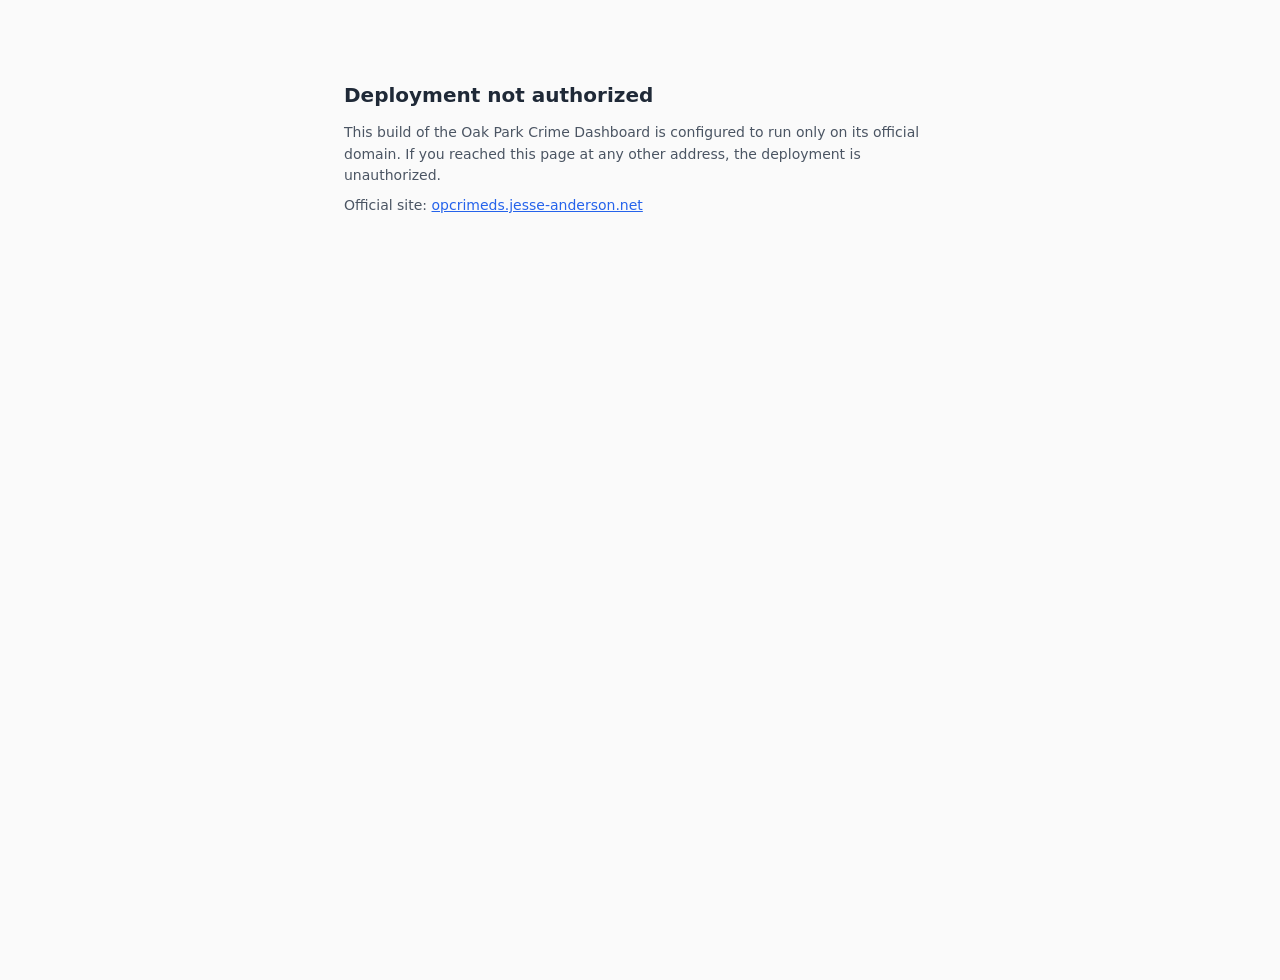
<file: index.html>
<!doctype html>
<html lang="en" class="h-full">
  <head>
    <meta charset="UTF-8" />
    <meta name="viewport" content="width=device-width, initial-scale=1.0" />
    <meta name="description" content="A data-science dashboard over Oak Park crime data. Descriptive, historical, source-linked." />
    <meta property="og:title" content="Oak Park Crime Dashboard" />
    <meta property="og:description" content="A data-science dashboard over Oak Park crime data. Descriptive, historical, source-linked." />
    <meta property="og:type" content="website" />
    <meta property="og:image" content="https://opcrimeds.jesse-anderson.net/og-card.png" />
    <meta property="og:image:width" content="1200" />
    <meta property="og:image:height" content="630" />
    <meta property="og:image:alt" content="Dashboard overview with year-to-date totals and a 28-day incident chart" />
    <meta name="twitter:card" content="summary_large_image" />
    <meta name="twitter:image" content="https://opcrimeds.jesse-anderson.net/og-card.png" />
    <link rel="icon" href="data:," />
    <title>Oak Park Crime Dashboard</title>
    <script type="module" crossorigin src="/assets/index-C9UyN14a.js"></script>
    <link rel="stylesheet" crossorigin href="/assets/index-DFVGw8E2.css">
  </head>
  <body class="h-full bg-neutral-50 text-neutral-900 antialiased">
    <!-- Static heading for crawlers that don't run JS; React replaces it on mount. -->
    <div id="root" class="min-h-full">
      <h1 style="font-size:20px;font-weight:600;margin:0;padding:24px;">Oak Park Crime Dashboard</h1>
    </div>
  </body>
</html>
</file>
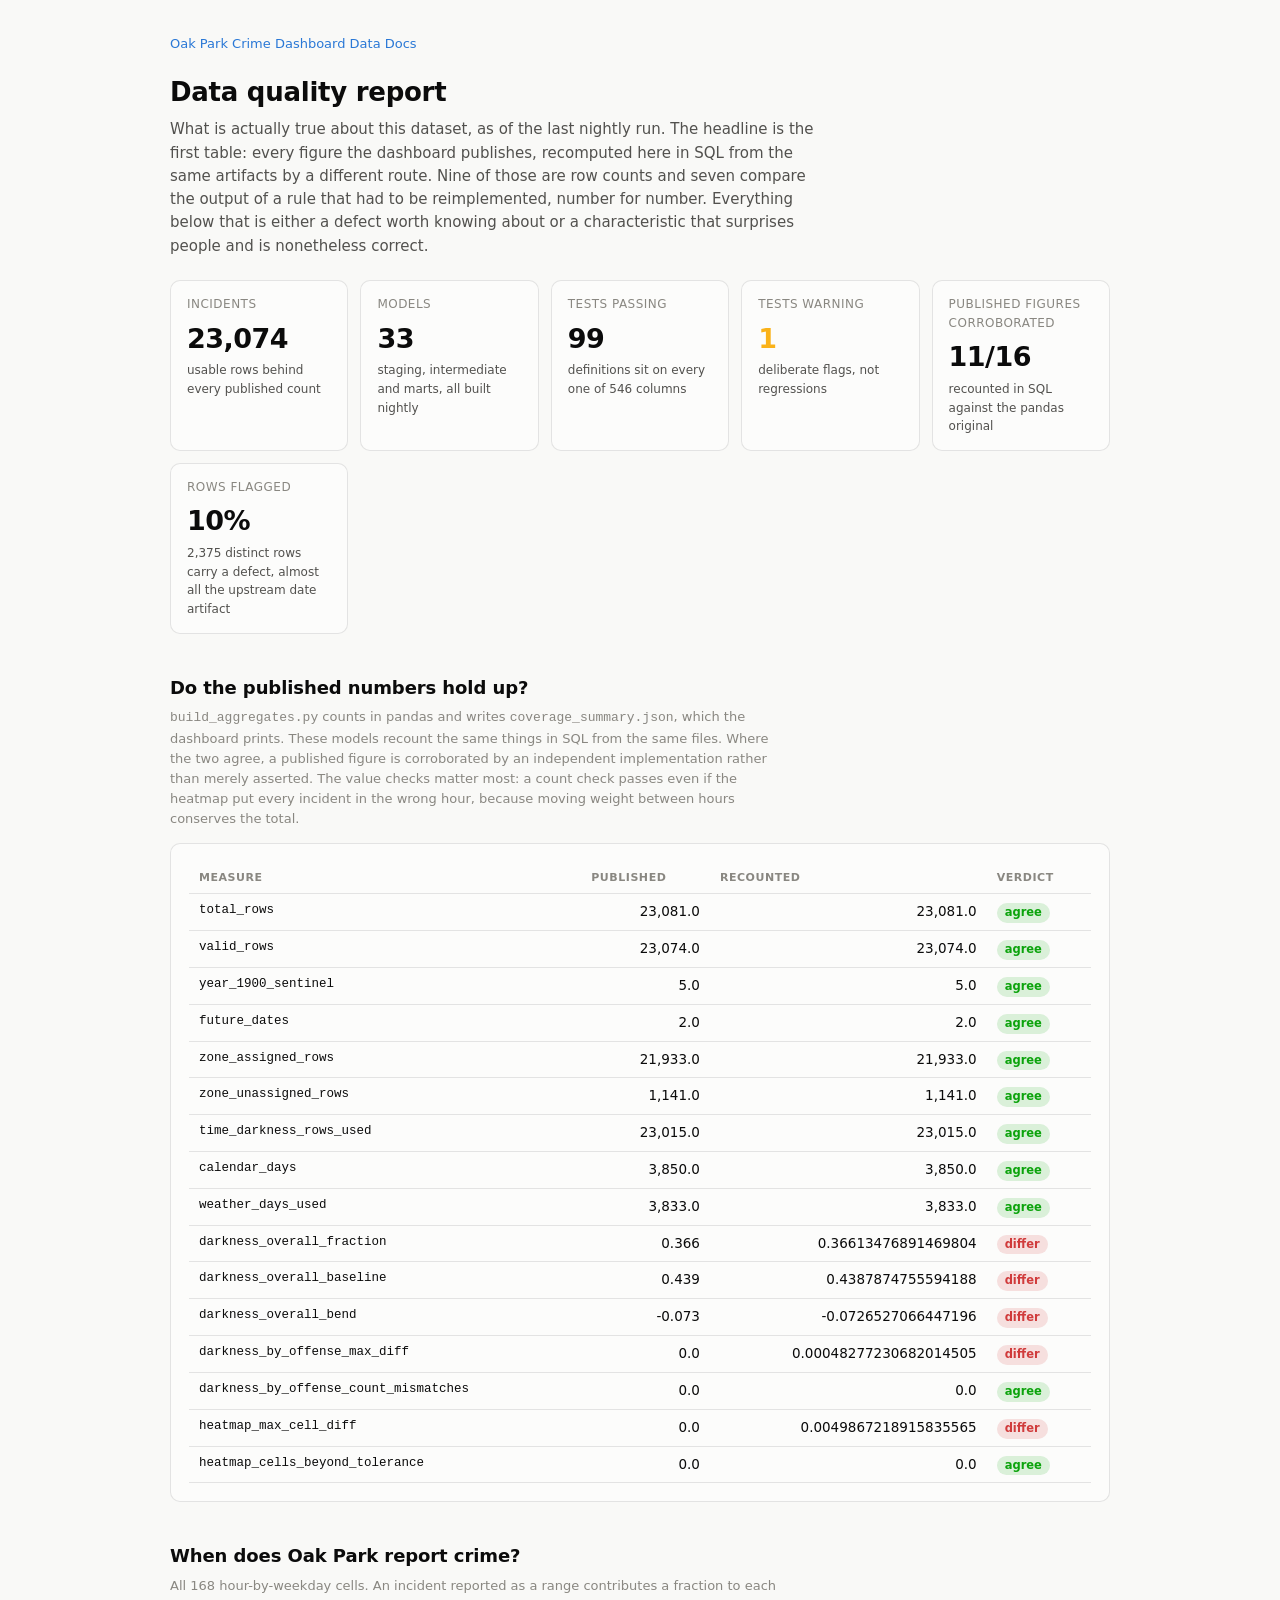
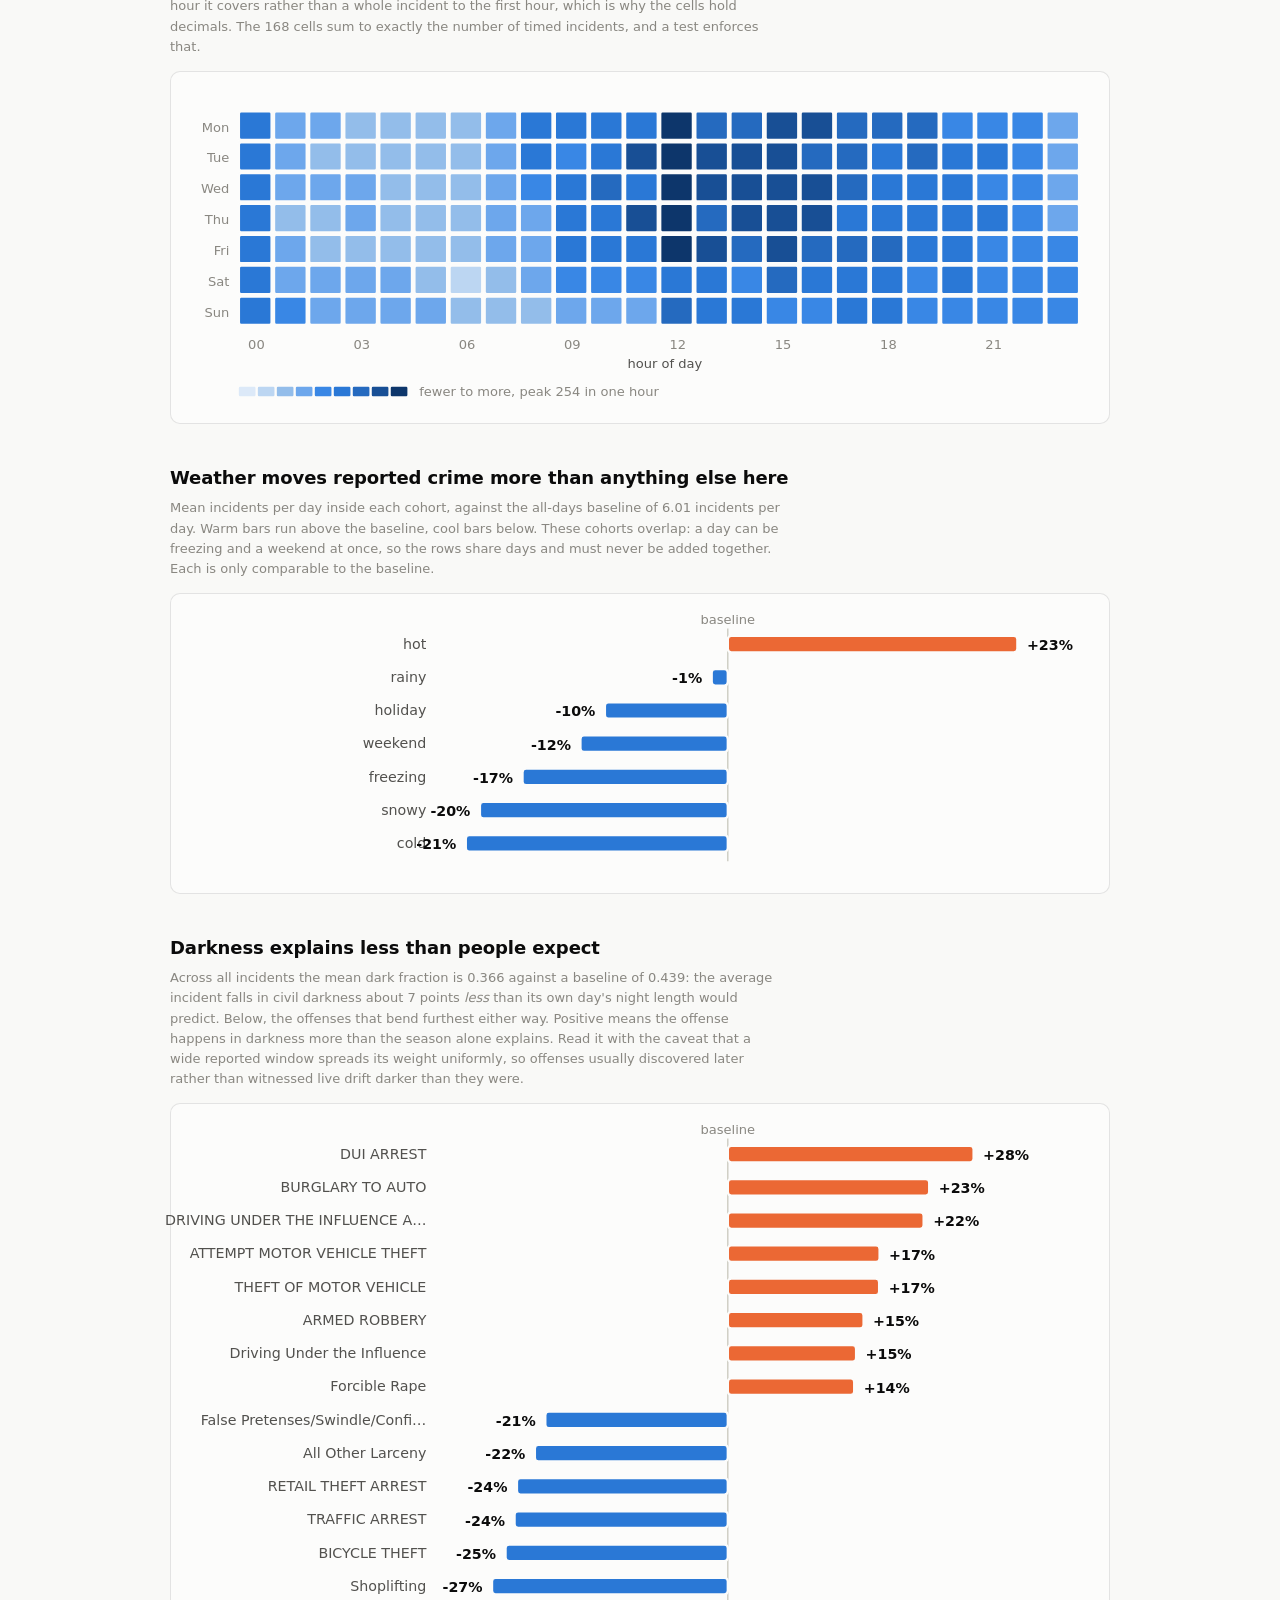
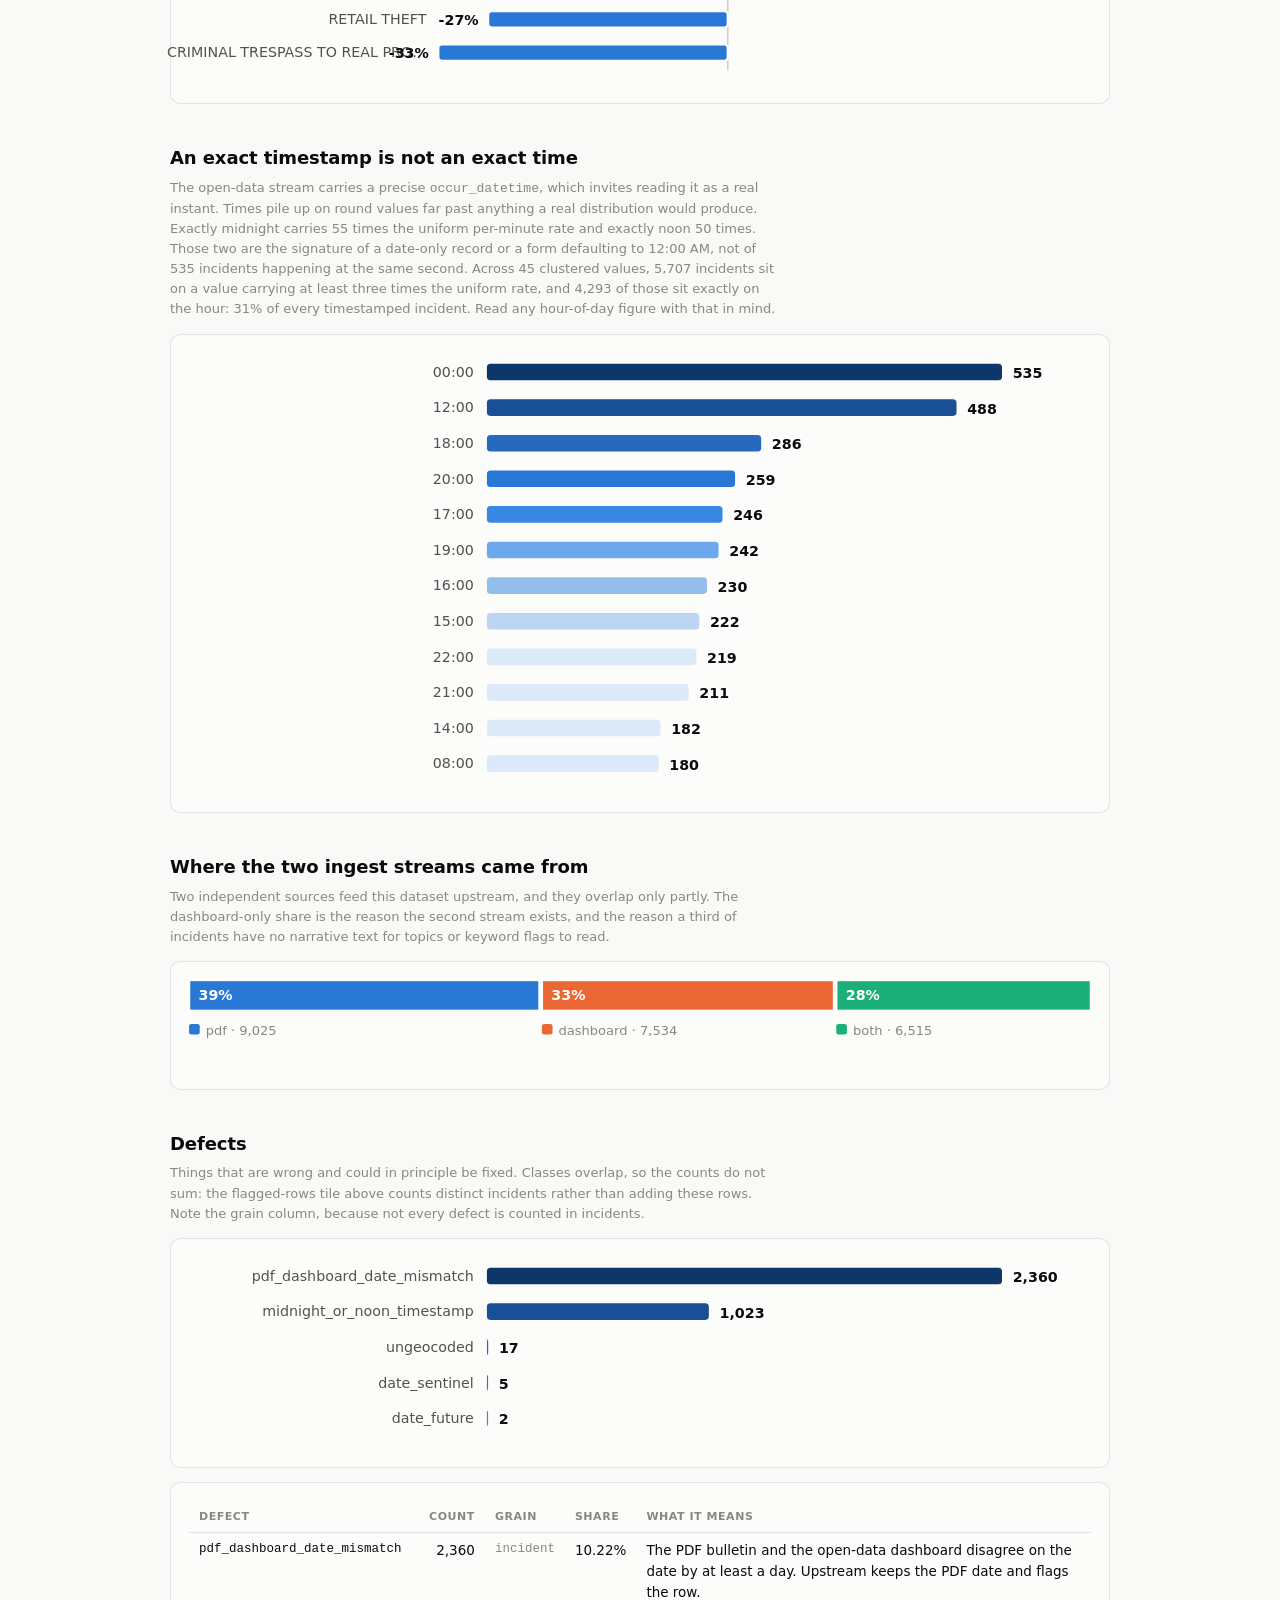
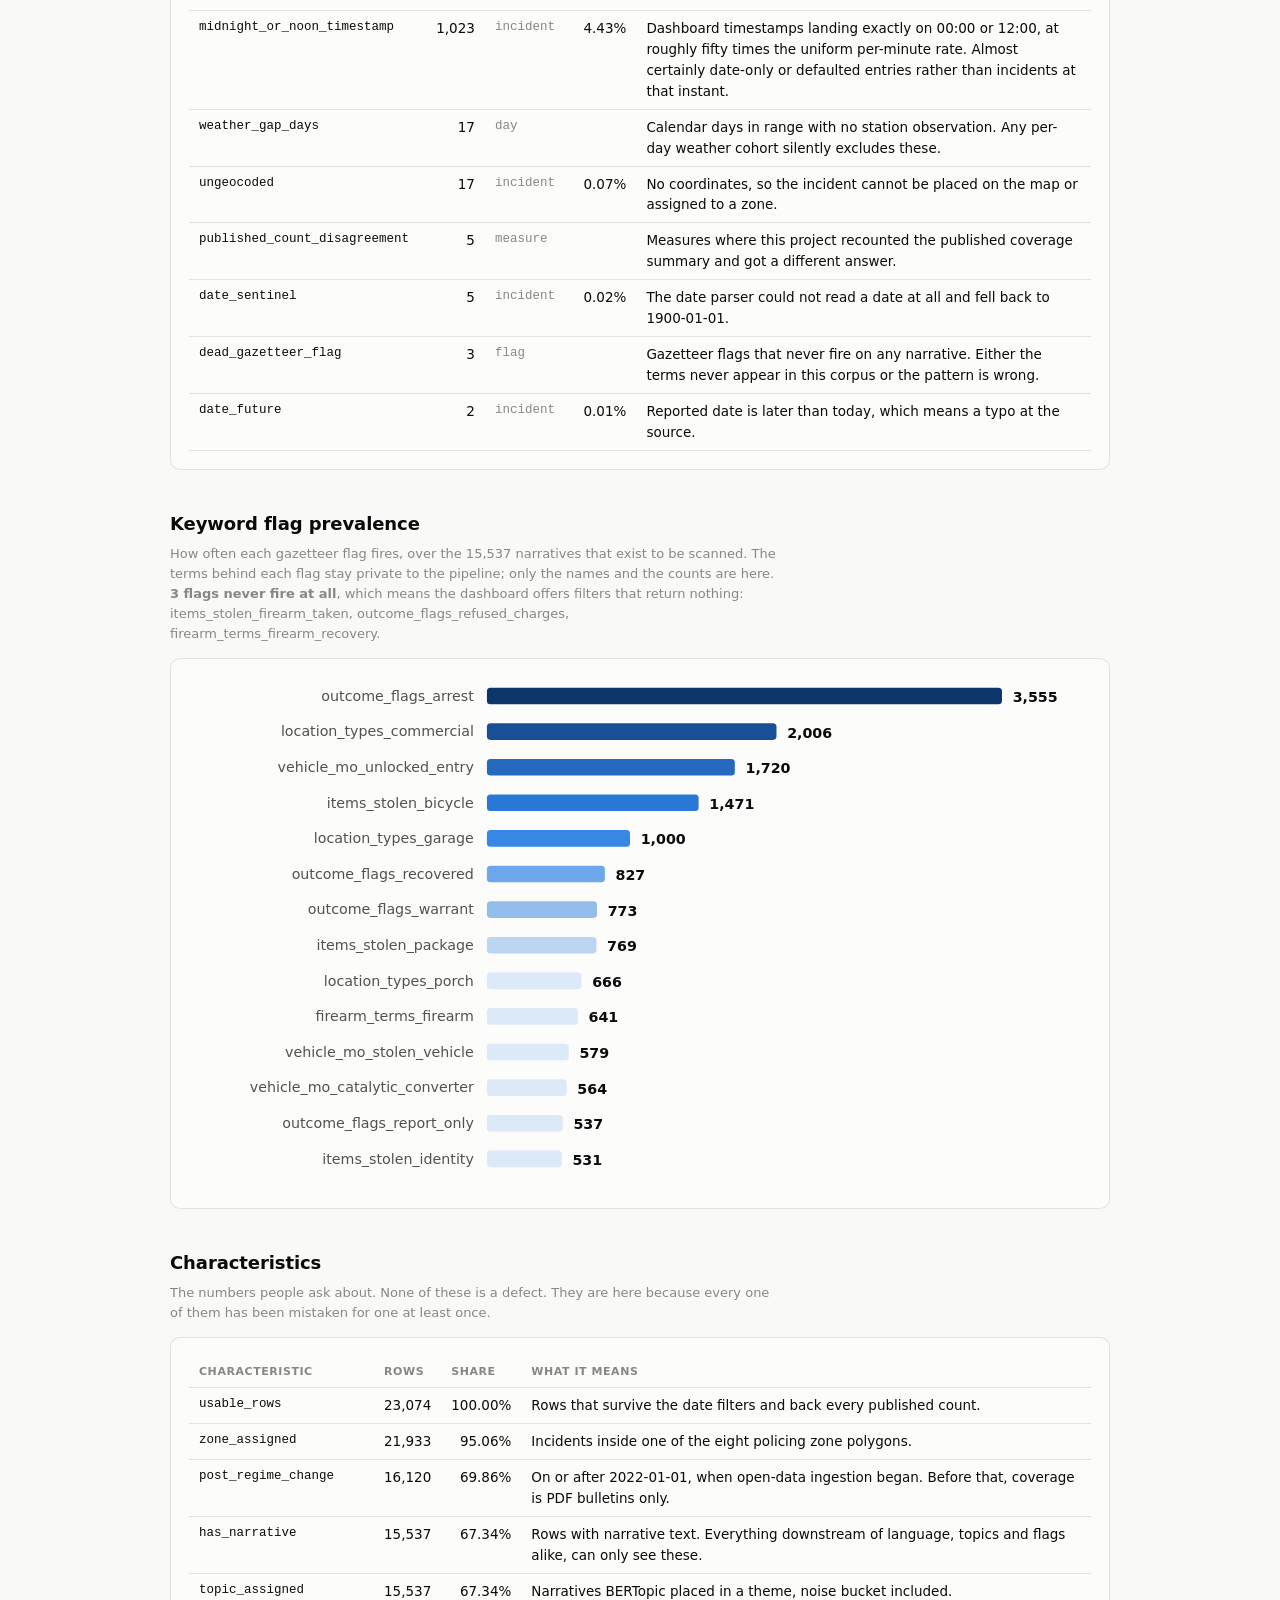
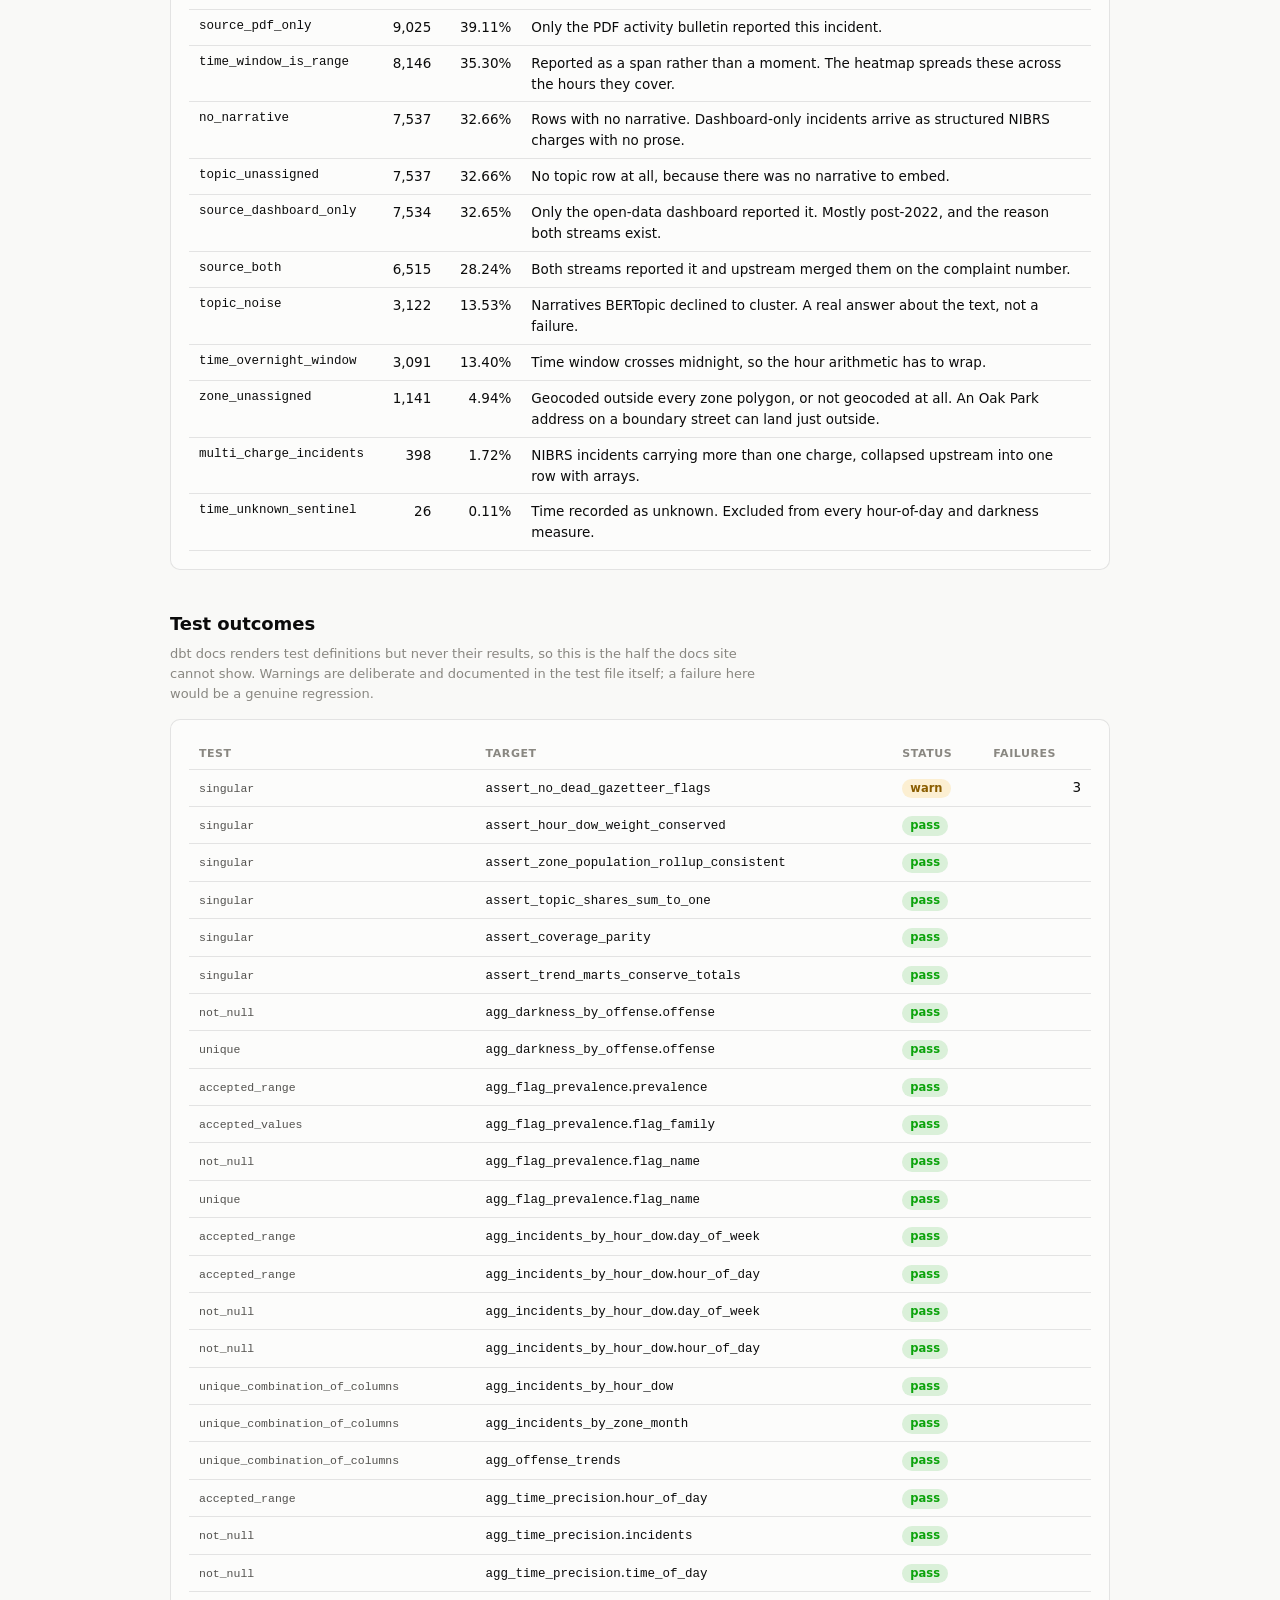
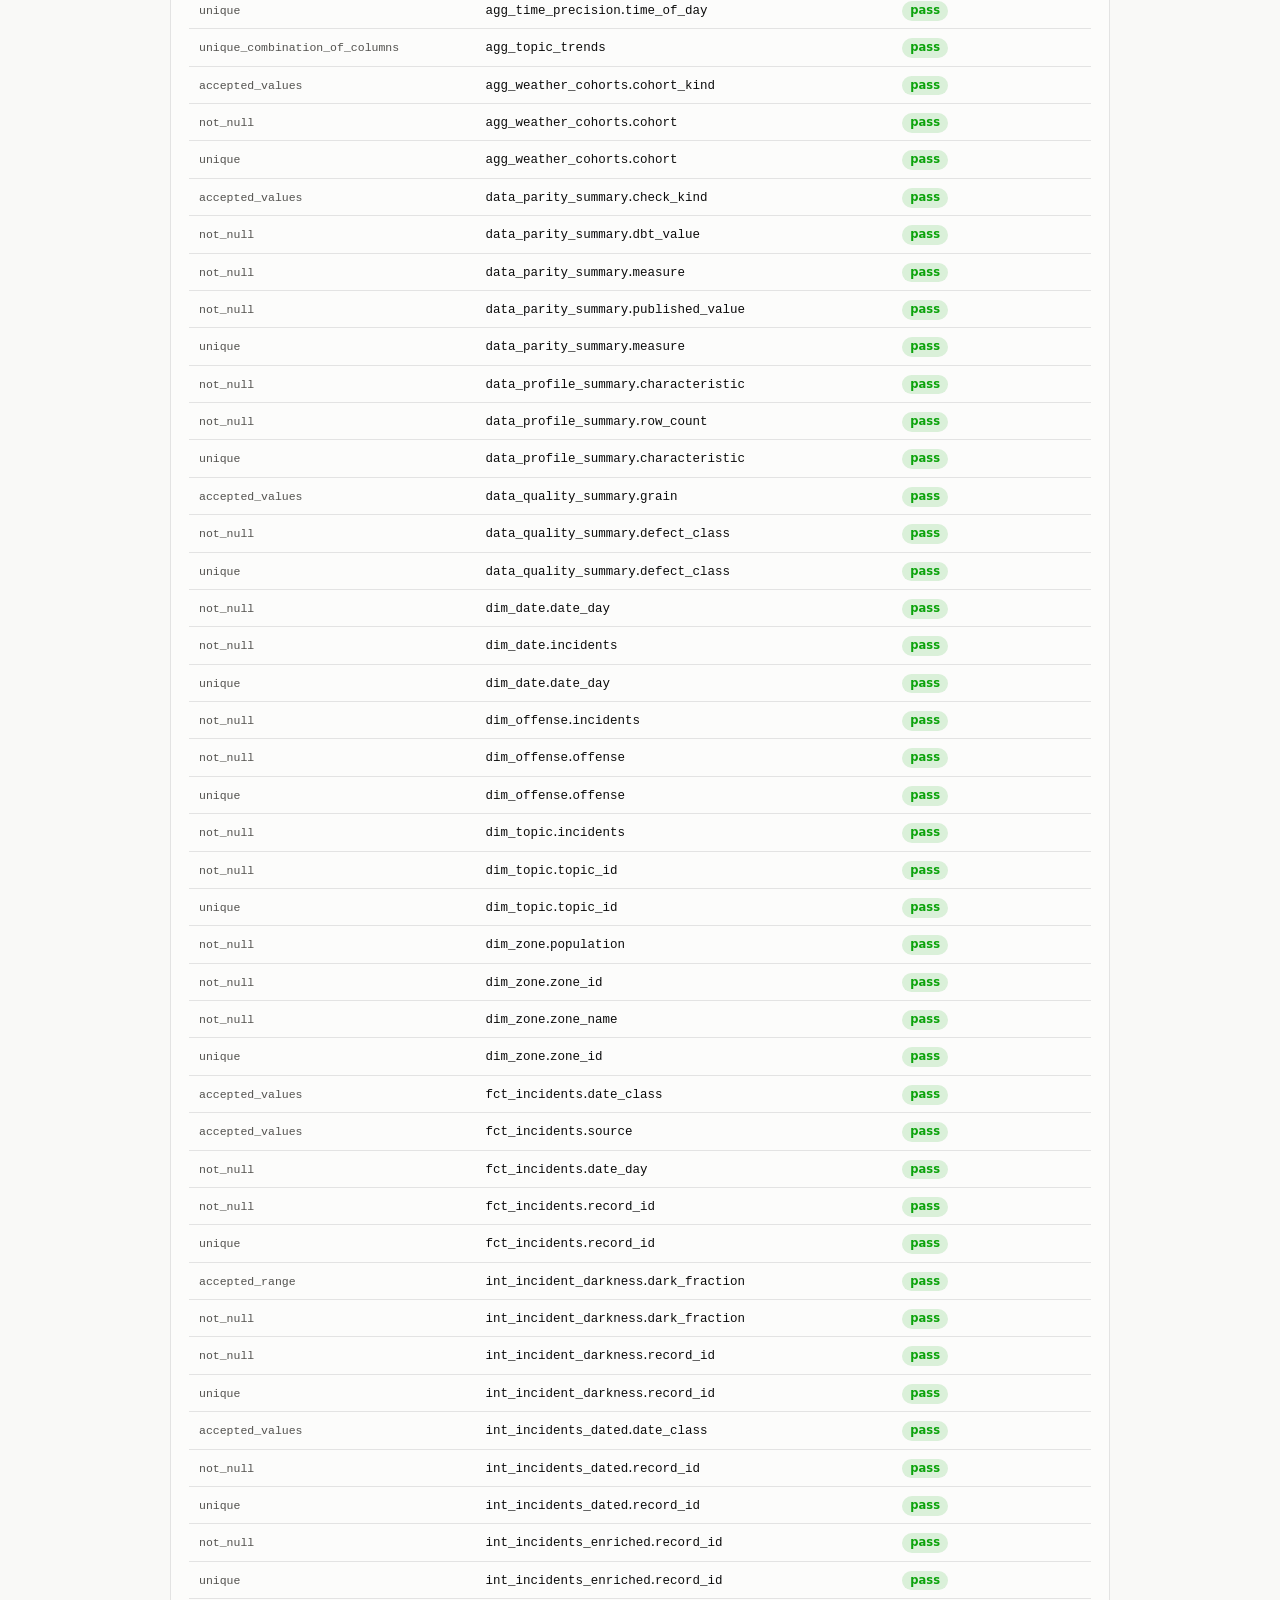
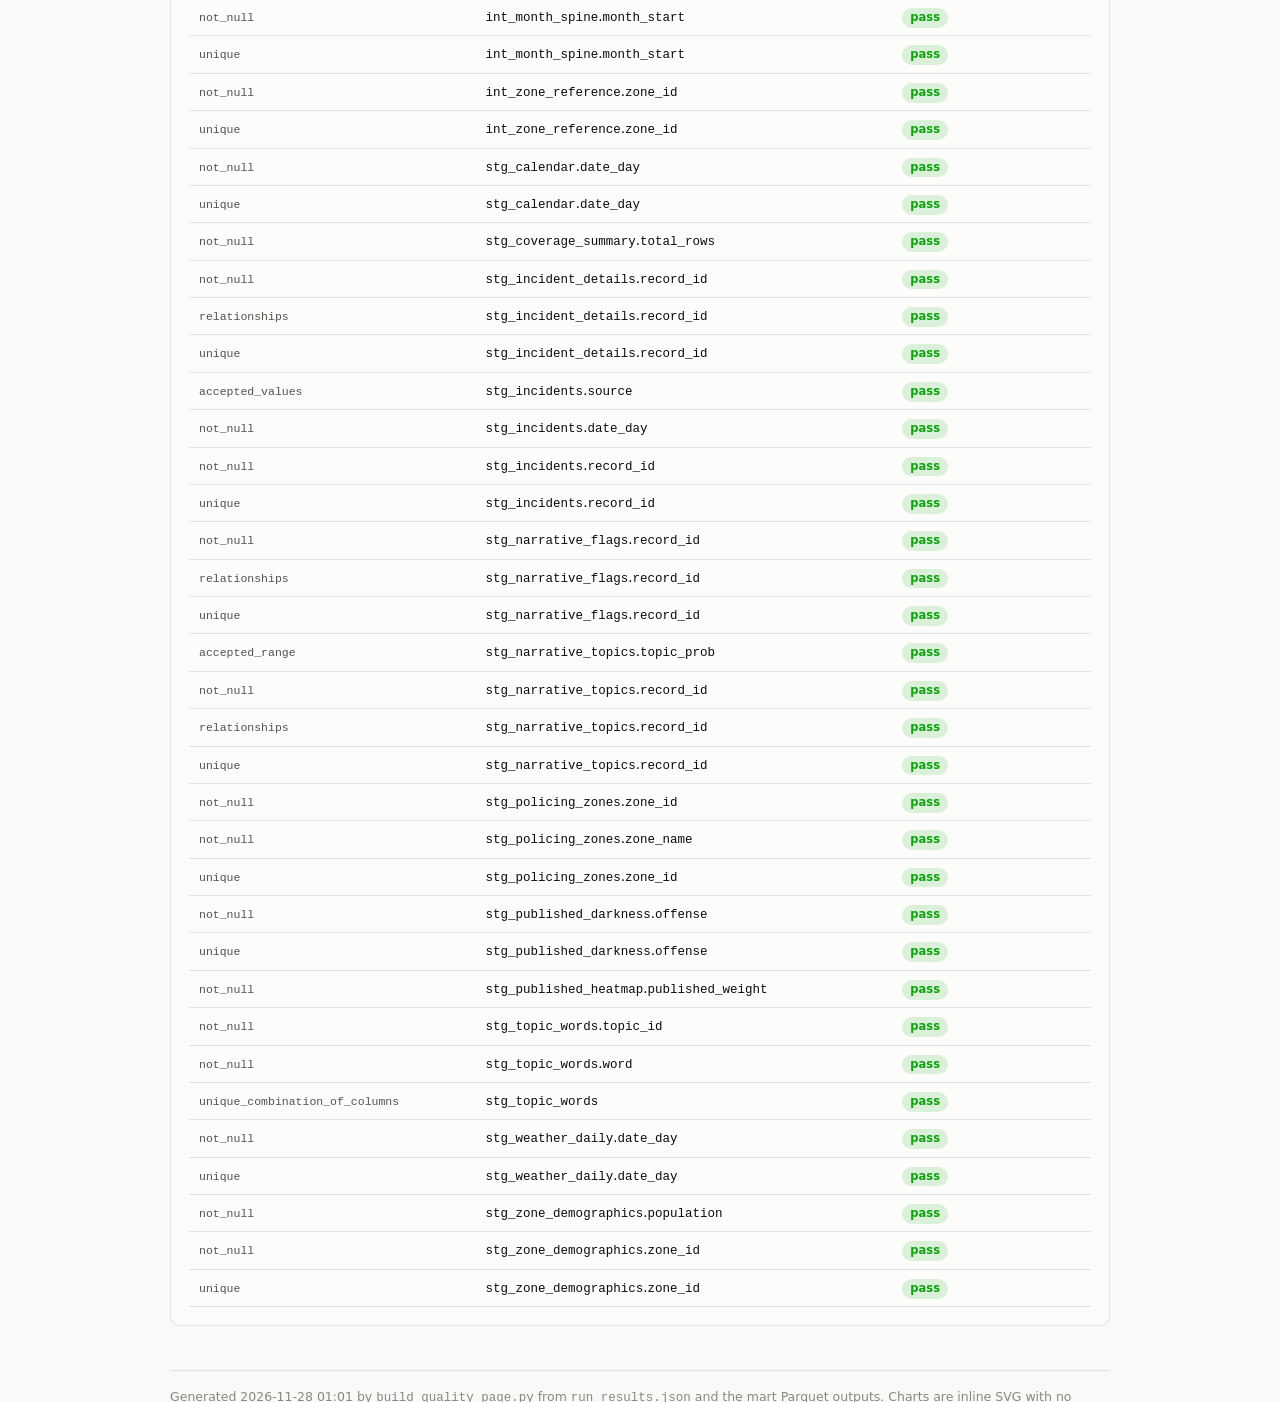
<file: dbt-docs/quality.html>
<!doctype html>
<html lang="en"><head>
<meta charset="utf-8">
<meta name="viewport" content="width=device-width, initial-scale=1">
<title>Data Quality &#183; Oak Park Crime Dashboard</title>
<meta name="description" content="What is actually true about the Oak Park crime dashboard data: nine published figures recounted independently, defect classes, weather and darkness effects, and every test outcome.">
<meta property="og:title" content="Data Quality &#183; Oak Park Crime Dashboard">
<meta property="og:description" content="Nine published figures recounted independently, defect classes, weather and darkness effects, and every test outcome.">
<meta property="og:type" content="website">
<style>
  :root {
    color-scheme: light;
    --surface: #fcfcfb; --plane: #f9f9f7;
    --ink: #0b0b0b; --ink2: #52514e; --muted: #898781;
    --grid: #e1e0d9; --axis: #c3c2b7; --ring: rgba(11,11,11,0.10);
    --s1: #2a78d6; --s2: #eb6834; --s3: #1baf7a; --s4: #eda100;
    --pos: #eb6834; --neg: #2a78d6;
    --good: #0ca30c; --warning: #fab219; --critical: #d03b3b;
  }
  @media (prefers-color-scheme: dark) {
    :root:not([data-theme="light"]) {
      color-scheme: dark;
      --surface: #1a1a19; --plane: #0d0d0d;
      --ink: #ffffff; --ink2: #c3c2b7; --muted: #898781;
      --grid: #2c2c2a; --axis: #383835; --ring: rgba(255,255,255,0.10);
      --s1: #3987e5; --s2: #d95926; --s3: #199e70; --s4: #c98500;
      --pos: #d95926; --neg: #3987e5;
      --good: #0a8a0a; --warning: #d99b17; --critical: #b83232;
    }
  }
  * { box-sizing: border-box }
  body { margin: 0; background: var(--plane); color: var(--ink);
    font: 15px/1.55 system-ui, -apple-system, "Segoe UI", sans-serif;
    padding-block: 34px; padding-left: 20px; padding-right: 20px }
  .wrap { max-width: 940px; margin: 0 auto }
  a { color: var(--s1) }
  h1 { font-size: 26px; margin: 0 0 6px; letter-spacing: -0.01em }
  h2 { font-size: 18px; margin: 40px 0 4px; letter-spacing: -0.005em }
  h3 { font-size: 14px; margin: 24px 0 4px; color: var(--ink2); font-weight: 600 }
  .crumbs { margin: 0 0 18px; font-size: 13px }
  .crumbs a { color: var(--s1); text-decoration: none }
  .crumbs a:hover { text-decoration: underline }
  .sub { color: var(--ink2); margin: 0 0 6px }
  .lede { color: var(--ink2); margin: 0 0 22px; max-width: 68ch }
  .note { color: var(--muted); font-size: 13px; margin: 6px 0 14px; max-width: 74ch }
  .tiles { display: grid; gap: 12px; grid-template-columns: repeat(auto-fit, minmax(168px, 1fr));
    margin: 22px 0 10px }
  .tile { background: var(--surface); border: 1px solid var(--ring); border-radius: 10px;
    padding: 14px 16px }
  .tlabel { font-size: 12px; color: var(--muted); text-transform: uppercase;
    letter-spacing: 0.04em }
  .tval { font-size: 27px; font-weight: 650; margin: 4px 0 2px; letter-spacing: -0.02em }
  .tval.warn { color: var(--warning) }
  .tval.bad { color: var(--critical) }
  .thint { font-size: 12px; color: var(--ink2) }
  .card { background: var(--surface); border: 1px solid var(--ring); border-radius: 10px;
    padding: 18px; margin: 14px 0 }
  .chart { width: 100%; height: auto; display: block; overflow: visible }
  .grid { stroke: var(--grid); stroke-width: 1 }
  .axis { stroke: var(--axis); stroke-width: 1 }
  .tick, .leg { fill: var(--muted); font-size: 11px }
  .axtitle { fill: var(--ink2); font-size: 11px }
  .blabel { fill: var(--ink2); font-size: 12px }
  .bval { fill: var(--ink); font-size: 12px; font-weight: 600 }
  .seglab { fill: #fff; font-size: 12px; font-weight: 650 }
  .bar, .seg, .cell { stroke: var(--surface); stroke-width: 2 }
  .bar:focus, .seg:focus, .cell:focus { outline: 2px solid var(--ink); outline-offset: 1px }
  table { border-collapse: collapse; width: 100%; font-size: 13.5px }
  th, td { text-align: left; padding: 7px 10px; border-bottom: 1px solid var(--ring);
    vertical-align: top }
  th { font-size: 11px; text-transform: uppercase; letter-spacing: 0.05em; color: var(--muted);
    font-weight: 600 }
  td.num { text-align: right; font-variant-numeric: tabular-nums; white-space: nowrap }
  .mono { font-family: ui-monospace, "Cascadia Code", Consolas, monospace; font-size: 12.5px }
  .dim { color: var(--muted) }
  .kind { font-family: ui-monospace, Consolas, monospace; font-size: 11.5px; color: var(--ink2) }
  .pill { display: inline-block; padding: 1px 8px; border-radius: 999px; font-size: 11.5px;
    font-weight: 600 }
  .pill.pass, .pill.success, .pill.agree { background: rgba(12,163,12,0.14); color: var(--good) }
  .pill.warn { background: rgba(250,178,25,0.18); color: #8a5d00 }
  .pill.fail, .pill.error { background: rgba(208,59,59,0.15); color: var(--critical) }
  @media (prefers-color-scheme: dark) {
    :root:not([data-theme="light"]) .pill.warn { color: var(--warning) }
  }
  .scroll { overflow-x: auto }
  footer { margin: 44px 0 0; padding-top: 16px; border-top: 1px solid var(--ring);
    color: var(--muted); font-size: 12.5px }
</style>
</head><body><div class="wrap">

<div class="crumbs"><a href="./">Oak Park Crime Dashboard Data Docs</a></div>
<h1>Data quality report</h1>
<p class="lede">
  What is actually true about this dataset, as of the last nightly run. The
  headline is the first table: every figure the dashboard publishes, recomputed
  here in SQL from the same artifacts by a different route. Nine of those are row
  counts and seven compare the output of a rule that had to be reimplemented,
  number for number. Everything below that is either a defect worth knowing about
  or a characteristic that surprises people and is nonetheless correct.
</p>

<div class="tiles"><div class="tile"><div class="tlabel">Incidents</div><div class="tval">23,074</div><div class="thint">usable rows behind every published count</div></div><div class="tile"><div class="tlabel">Models</div><div class="tval">33</div><div class="thint">staging, intermediate and marts, all built nightly</div></div><div class="tile"><div class="tlabel">Tests passing</div><div class="tval">99</div><div class="thint">definitions sit on every one of 546 columns</div></div><div class="tile"><div class="tlabel">Tests warning</div><div class="tval warn">1</div><div class="thint">deliberate flags, not regressions</div></div><div class="tile"><div class="tlabel">Published figures corroborated</div><div class="tval">11/16</div><div class="thint">recounted in SQL against the pandas original</div></div><div class="tile"><div class="tlabel">Rows flagged</div><div class="tval">10%</div><div class="thint">2,375 distinct rows carry a defect, almost all the upstream date artifact</div></div></div>

<h2>Do the published numbers hold up?</h2>
<p class="note">
  <code>build_aggregates.py</code> counts in pandas and writes
  <code>coverage_summary.json</code>, which the dashboard prints. These models
  recount the same things in SQL from the same files. Where the two agree, a
  published figure is corroborated by an independent implementation rather than
  merely asserted. The value checks matter most: a count check passes even if the
  heatmap put every incident in the wrong hour, because moving weight between
  hours conserves the total.
</p>
<div class="card scroll">
  <table>
    <thead><tr><th>Measure</th><th class="num">Published</th><th class="num">Recounted</th>
      <th>Verdict</th></tr></thead>
    <tbody><tr><td class="mono">total_rows</td><td class="num">23,081.0</td><td class="num">23,081.0</td><td><span class="pill pass">agree</span></td></tr><tr><td class="mono">valid_rows</td><td class="num">23,074.0</td><td class="num">23,074.0</td><td><span class="pill pass">agree</span></td></tr><tr><td class="mono">year_1900_sentinel</td><td class="num">5.0</td><td class="num">5.0</td><td><span class="pill pass">agree</span></td></tr><tr><td class="mono">future_dates</td><td class="num">2.0</td><td class="num">2.0</td><td><span class="pill pass">agree</span></td></tr><tr><td class="mono">zone_assigned_rows</td><td class="num">21,933.0</td><td class="num">21,933.0</td><td><span class="pill pass">agree</span></td></tr><tr><td class="mono">zone_unassigned_rows</td><td class="num">1,141.0</td><td class="num">1,141.0</td><td><span class="pill pass">agree</span></td></tr><tr><td class="mono">time_darkness_rows_used</td><td class="num">23,015.0</td><td class="num">23,015.0</td><td><span class="pill pass">agree</span></td></tr><tr><td class="mono">calendar_days</td><td class="num">3,850.0</td><td class="num">3,850.0</td><td><span class="pill pass">agree</span></td></tr><tr><td class="mono">weather_days_used</td><td class="num">3,833.0</td><td class="num">3,833.0</td><td><span class="pill pass">agree</span></td></tr><tr><td class="mono">darkness_overall_fraction</td><td class="num">0.366</td><td class="num">0.36613476891469804</td><td><span class="pill fail">differ</span></td></tr><tr><td class="mono">darkness_overall_baseline</td><td class="num">0.439</td><td class="num">0.4387874755594188</td><td><span class="pill fail">differ</span></td></tr><tr><td class="mono">darkness_overall_bend</td><td class="num">-0.073</td><td class="num">-0.0726527066447196</td><td><span class="pill fail">differ</span></td></tr><tr><td class="mono">darkness_by_offense_max_diff</td><td class="num">0.0</td><td class="num">0.00048277230682014505</td><td><span class="pill fail">differ</span></td></tr><tr><td class="mono">darkness_by_offense_count_mismatches</td><td class="num">0.0</td><td class="num">0.0</td><td><span class="pill pass">agree</span></td></tr><tr><td class="mono">heatmap_max_cell_diff</td><td class="num">0.0</td><td class="num">0.0049867218915835565</td><td><span class="pill fail">differ</span></td></tr><tr><td class="mono">heatmap_cells_beyond_tolerance</td><td class="num">0.0</td><td class="num">0.0</td><td><span class="pill pass">agree</span></td></tr></tbody>
  </table>
</div>

<h2>When does Oak Park report crime?</h2>
<p class="note">
  All 168 hour-by-weekday cells. An incident reported as a range contributes a
  fraction to each hour it covers rather than a whole incident to the first hour,
  which is why the cells hold decimals. The 168 cells sum to exactly the number of
  timed incidents, and a test enforces that.
</p>
<div class="card"><svg viewBox="0 0 760 266" class="chart" role="img" aria-label="Incidents by hour of day and day of week. Range reports are spread across the hours they cover."><rect x="42.0" y="18" width="27.6" height="24" rx="2" fill="#2a78d6" class="cell" tabindex="0" role="img" aria-label="Mon 00:00, 159.0 incidents"><title>Mon 00:00 &#183; 159.0</title></rect><rect x="71.6" y="18" width="27.6" height="24" rx="2" fill="#6da7ec" class="cell" tabindex="0" role="img" aria-label="Mon 01:00, 93.6 incidents"><title>Mon 01:00 &#183; 93.6</title></rect><rect x="101.2" y="18" width="27.6" height="24" rx="2" fill="#6da7ec" class="cell" tabindex="0" role="img" aria-label="Mon 02:00, 90.3 incidents"><title>Mon 02:00 &#183; 90.3</title></rect><rect x="130.8" y="18" width="27.6" height="24" rx="2" fill="#93bdea" class="cell" tabindex="0" role="img" aria-label="Mon 03:00, 79.5 incidents"><title>Mon 03:00 &#183; 79.5</title></rect><rect x="160.3" y="18" width="27.6" height="24" rx="2" fill="#93bdea" class="cell" tabindex="0" role="img" aria-label="Mon 04:00, 74.4 incidents"><title>Mon 04:00 &#183; 74.4</title></rect><rect x="189.9" y="18" width="27.6" height="24" rx="2" fill="#93bdea" class="cell" tabindex="0" role="img" aria-label="Mon 05:00, 71.2 incidents"><title>Mon 05:00 &#183; 71.2</title></rect><rect x="219.5" y="18" width="27.6" height="24" rx="2" fill="#93bdea" class="cell" tabindex="0" role="img" aria-label="Mon 06:00, 71.4 incidents"><title>Mon 06:00 &#183; 71.4</title></rect><rect x="249.1" y="18" width="27.6" height="24" rx="2" fill="#6da7ec" class="cell" tabindex="0" role="img" aria-label="Mon 07:00, 103.5 incidents"><title>Mon 07:00 &#183; 103.5</title></rect><rect x="278.7" y="18" width="27.6" height="24" rx="2" fill="#2a78d6" class="cell" tabindex="0" role="img" aria-label="Mon 08:00, 143.1 incidents"><title>Mon 08:00 &#183; 143.1</title></rect><rect x="308.2" y="18" width="27.6" height="24" rx="2" fill="#2a78d6" class="cell" tabindex="0" role="img" aria-label="Mon 09:00, 147.9 incidents"><title>Mon 09:00 &#183; 147.9</title></rect><rect x="337.8" y="18" width="27.6" height="24" rx="2" fill="#2a78d6" class="cell" tabindex="0" role="img" aria-label="Mon 10:00, 165.4 incidents"><title>Mon 10:00 &#183; 165.4</title></rect><rect x="367.4" y="18" width="27.6" height="24" rx="2" fill="#2a78d6" class="cell" tabindex="0" role="img" aria-label="Mon 11:00, 153.1 incidents"><title>Mon 11:00 &#183; 153.1</title></rect><rect x="397.0" y="18" width="27.6" height="24" rx="2" fill="#0d366b" class="cell" tabindex="0" role="img" aria-label="Mon 12:00, 235.0 incidents"><title>Mon 12:00 &#183; 235.0</title></rect><rect x="426.6" y="18" width="27.6" height="24" rx="2" fill="#256abf" class="cell" tabindex="0" role="img" aria-label="Mon 13:00, 171.6 incidents"><title>Mon 13:00 &#183; 171.6</title></rect><rect x="456.2" y="18" width="27.6" height="24" rx="2" fill="#256abf" class="cell" tabindex="0" role="img" aria-label="Mon 14:00, 177.8 incidents"><title>Mon 14:00 &#183; 177.8</title></rect><rect x="485.8" y="18" width="27.6" height="24" rx="2" fill="#184f95" class="cell" tabindex="0" role="img" aria-label="Mon 15:00, 199.4 incidents"><title>Mon 15:00 &#183; 199.4</title></rect><rect x="515.3" y="18" width="27.6" height="24" rx="2" fill="#184f95" class="cell" tabindex="0" role="img" aria-label="Mon 16:00, 208.0 incidents"><title>Mon 16:00 &#183; 208.0</title></rect><rect x="544.9" y="18" width="27.6" height="24" rx="2" fill="#256abf" class="cell" tabindex="0" role="img" aria-label="Mon 17:00, 183.7 incidents"><title>Mon 17:00 &#183; 183.7</title></rect><rect x="574.5" y="18" width="27.6" height="24" rx="2" fill="#256abf" class="cell" tabindex="0" role="img" aria-label="Mon 18:00, 190.0 incidents"><title>Mon 18:00 &#183; 190.0</title></rect><rect x="604.1" y="18" width="27.6" height="24" rx="2" fill="#256abf" class="cell" tabindex="0" role="img" aria-label="Mon 19:00, 180.3 incidents"><title>Mon 19:00 &#183; 180.3</title></rect><rect x="633.7" y="18" width="27.6" height="24" rx="2" fill="#3987e5" class="cell" tabindex="0" role="img" aria-label="Mon 20:00, 136.5 incidents"><title>Mon 20:00 &#183; 136.5</title></rect><rect x="663.2" y="18" width="27.6" height="24" rx="2" fill="#3987e5" class="cell" tabindex="0" role="img" aria-label="Mon 21:00, 134.1 incidents"><title>Mon 21:00 &#183; 134.1</title></rect><rect x="692.8" y="18" width="27.6" height="24" rx="2" fill="#3987e5" class="cell" tabindex="0" role="img" aria-label="Mon 22:00, 130.5 incidents"><title>Mon 22:00 &#183; 130.5</title></rect><rect x="722.4" y="18" width="27.6" height="24" rx="2" fill="#6da7ec" class="cell" tabindex="0" role="img" aria-label="Mon 23:00, 112.9 incidents"><title>Mon 23:00 &#183; 112.9</title></rect><rect x="42.0" y="44" width="27.6" height="24" rx="2" fill="#2a78d6" class="cell" tabindex="0" role="img" aria-label="Tue 00:00, 153.2 incidents"><title>Tue 00:00 &#183; 153.2</title></rect><rect x="71.6" y="44" width="27.6" height="24" rx="2" fill="#6da7ec" class="cell" tabindex="0" role="img" aria-label="Tue 01:00, 97.9 incidents"><title>Tue 01:00 &#183; 97.9</title></rect><rect x="101.2" y="44" width="27.6" height="24" rx="2" fill="#93bdea" class="cell" tabindex="0" role="img" aria-label="Tue 02:00, 84.1 incidents"><title>Tue 02:00 &#183; 84.1</title></rect><rect x="130.8" y="44" width="27.6" height="24" rx="2" fill="#93bdea" class="cell" tabindex="0" role="img" aria-label="Tue 03:00, 62.2 incidents"><title>Tue 03:00 &#183; 62.2</title></rect><rect x="160.3" y="44" width="27.6" height="24" rx="2" fill="#93bdea" class="cell" tabindex="0" role="img" aria-label="Tue 04:00, 81.5 incidents"><title>Tue 04:00 &#183; 81.5</title></rect><rect x="189.9" y="44" width="27.6" height="24" rx="2" fill="#93bdea" class="cell" tabindex="0" role="img" aria-label="Tue 05:00, 68.0 incidents"><title>Tue 05:00 &#183; 68.0</title></rect><rect x="219.5" y="44" width="27.6" height="24" rx="2" fill="#93bdea" class="cell" tabindex="0" role="img" aria-label="Tue 06:00, 77.9 incidents"><title>Tue 06:00 &#183; 77.9</title></rect><rect x="249.1" y="44" width="27.6" height="24" rx="2" fill="#6da7ec" class="cell" tabindex="0" role="img" aria-label="Tue 07:00, 92.3 incidents"><title>Tue 07:00 &#183; 92.3</title></rect><rect x="278.7" y="44" width="27.6" height="24" rx="2" fill="#2a78d6" class="cell" tabindex="0" role="img" aria-label="Tue 08:00, 142.8 incidents"><title>Tue 08:00 &#183; 142.8</title></rect><rect x="308.2" y="44" width="27.6" height="24" rx="2" fill="#3987e5" class="cell" tabindex="0" role="img" aria-label="Tue 09:00, 139.4 incidents"><title>Tue 09:00 &#183; 139.4</title></rect><rect x="337.8" y="44" width="27.6" height="24" rx="2" fill="#2a78d6" class="cell" tabindex="0" role="img" aria-label="Tue 10:00, 163.3 incidents"><title>Tue 10:00 &#183; 163.3</title></rect><rect x="367.4" y="44" width="27.6" height="24" rx="2" fill="#184f95" class="cell" tabindex="0" role="img" aria-label="Tue 11:00, 202.2 incidents"><title>Tue 11:00 &#183; 202.2</title></rect><rect x="397.0" y="44" width="27.6" height="24" rx="2" fill="#0d366b" class="cell" tabindex="0" role="img" aria-label="Tue 12:00, 228.6 incidents"><title>Tue 12:00 &#183; 228.6</title></rect><rect x="426.6" y="44" width="27.6" height="24" rx="2" fill="#184f95" class="cell" tabindex="0" role="img" aria-label="Tue 13:00, 198.2 incidents"><title>Tue 13:00 &#183; 198.2</title></rect><rect x="456.2" y="44" width="27.6" height="24" rx="2" fill="#184f95" class="cell" tabindex="0" role="img" aria-label="Tue 14:00, 215.9 incidents"><title>Tue 14:00 &#183; 215.9</title></rect><rect x="485.8" y="44" width="27.6" height="24" rx="2" fill="#184f95" class="cell" tabindex="0" role="img" aria-label="Tue 15:00, 221.4 incidents"><title>Tue 15:00 &#183; 221.4</title></rect><rect x="515.3" y="44" width="27.6" height="24" rx="2" fill="#256abf" class="cell" tabindex="0" role="img" aria-label="Tue 16:00, 188.9 incidents"><title>Tue 16:00 &#183; 188.9</title></rect><rect x="544.9" y="44" width="27.6" height="24" rx="2" fill="#256abf" class="cell" tabindex="0" role="img" aria-label="Tue 17:00, 182.1 incidents"><title>Tue 17:00 &#183; 182.1</title></rect><rect x="574.5" y="44" width="27.6" height="24" rx="2" fill="#2a78d6" class="cell" tabindex="0" role="img" aria-label="Tue 18:00, 167.2 incidents"><title>Tue 18:00 &#183; 167.2</title></rect><rect x="604.1" y="44" width="27.6" height="24" rx="2" fill="#256abf" class="cell" tabindex="0" role="img" aria-label="Tue 19:00, 186.6 incidents"><title>Tue 19:00 &#183; 186.6</title></rect><rect x="633.7" y="44" width="27.6" height="24" rx="2" fill="#2a78d6" class="cell" tabindex="0" role="img" aria-label="Tue 20:00, 153.8 incidents"><title>Tue 20:00 &#183; 153.8</title></rect><rect x="663.2" y="44" width="27.6" height="24" rx="2" fill="#2a78d6" class="cell" tabindex="0" role="img" aria-label="Tue 21:00, 153.2 incidents"><title>Tue 21:00 &#183; 153.2</title></rect><rect x="692.8" y="44" width="27.6" height="24" rx="2" fill="#3987e5" class="cell" tabindex="0" role="img" aria-label="Tue 22:00, 128.7 incidents"><title>Tue 22:00 &#183; 128.7</title></rect><rect x="722.4" y="44" width="27.6" height="24" rx="2" fill="#6da7ec" class="cell" tabindex="0" role="img" aria-label="Tue 23:00, 104.4 incidents"><title>Tue 23:00 &#183; 104.4</title></rect><rect x="42.0" y="70" width="27.6" height="24" rx="2" fill="#2a78d6" class="cell" tabindex="0" role="img" aria-label="Wed 00:00, 165.8 incidents"><title>Wed 00:00 &#183; 165.8</title></rect><rect x="71.6" y="70" width="27.6" height="24" rx="2" fill="#6da7ec" class="cell" tabindex="0" role="img" aria-label="Wed 01:00, 98.9 incidents"><title>Wed 01:00 &#183; 98.9</title></rect><rect x="101.2" y="70" width="27.6" height="24" rx="2" fill="#6da7ec" class="cell" tabindex="0" role="img" aria-label="Wed 02:00, 94.0 incidents"><title>Wed 02:00 &#183; 94.0</title></rect><rect x="130.8" y="70" width="27.6" height="24" rx="2" fill="#6da7ec" class="cell" tabindex="0" role="img" aria-label="Wed 03:00, 89.9 incidents"><title>Wed 03:00 &#183; 89.9</title></rect><rect x="160.3" y="70" width="27.6" height="24" rx="2" fill="#93bdea" class="cell" tabindex="0" role="img" aria-label="Wed 04:00, 76.6 incidents"><title>Wed 04:00 &#183; 76.6</title></rect><rect x="189.9" y="70" width="27.6" height="24" rx="2" fill="#93bdea" class="cell" tabindex="0" role="img" aria-label="Wed 05:00, 68.9 incidents"><title>Wed 05:00 &#183; 68.9</title></rect><rect x="219.5" y="70" width="27.6" height="24" rx="2" fill="#93bdea" class="cell" tabindex="0" role="img" aria-label="Wed 06:00, 69.7 incidents"><title>Wed 06:00 &#183; 69.7</title></rect><rect x="249.1" y="70" width="27.6" height="24" rx="2" fill="#6da7ec" class="cell" tabindex="0" role="img" aria-label="Wed 07:00, 100.6 incidents"><title>Wed 07:00 &#183; 100.6</title></rect><rect x="278.7" y="70" width="27.6" height="24" rx="2" fill="#3987e5" class="cell" tabindex="0" role="img" aria-label="Wed 08:00, 127.2 incidents"><title>Wed 08:00 &#183; 127.2</title></rect><rect x="308.2" y="70" width="27.6" height="24" rx="2" fill="#2a78d6" class="cell" tabindex="0" role="img" aria-label="Wed 09:00, 142.9 incidents"><title>Wed 09:00 &#183; 142.9</title></rect><rect x="337.8" y="70" width="27.6" height="24" rx="2" fill="#256abf" class="cell" tabindex="0" role="img" aria-label="Wed 10:00, 185.9 incidents"><title>Wed 10:00 &#183; 185.9</title></rect><rect x="367.4" y="70" width="27.6" height="24" rx="2" fill="#2a78d6" class="cell" tabindex="0" role="img" aria-label="Wed 11:00, 160.9 incidents"><title>Wed 11:00 &#183; 160.9</title></rect><rect x="397.0" y="70" width="27.6" height="24" rx="2" fill="#0d366b" class="cell" tabindex="0" role="img" aria-label="Wed 12:00, 254.5 incidents"><title>Wed 12:00 &#183; 254.5</title></rect><rect x="426.6" y="70" width="27.6" height="24" rx="2" fill="#184f95" class="cell" tabindex="0" role="img" aria-label="Wed 13:00, 222.0 incidents"><title>Wed 13:00 &#183; 222.0</title></rect><rect x="456.2" y="70" width="27.6" height="24" rx="2" fill="#184f95" class="cell" tabindex="0" role="img" aria-label="Wed 14:00, 209.9 incidents"><title>Wed 14:00 &#183; 209.9</title></rect><rect x="485.8" y="70" width="27.6" height="24" rx="2" fill="#184f95" class="cell" tabindex="0" role="img" aria-label="Wed 15:00, 213.0 incidents"><title>Wed 15:00 &#183; 213.0</title></rect><rect x="515.3" y="70" width="27.6" height="24" rx="2" fill="#184f95" class="cell" tabindex="0" role="img" aria-label="Wed 16:00, 200.3 incidents"><title>Wed 16:00 &#183; 200.3</title></rect><rect x="544.9" y="70" width="27.6" height="24" rx="2" fill="#256abf" class="cell" tabindex="0" role="img" aria-label="Wed 17:00, 188.2 incidents"><title>Wed 17:00 &#183; 188.2</title></rect><rect x="574.5" y="70" width="27.6" height="24" rx="2" fill="#2a78d6" class="cell" tabindex="0" role="img" aria-label="Wed 18:00, 169.3 incidents"><title>Wed 18:00 &#183; 169.3</title></rect><rect x="604.1" y="70" width="27.6" height="24" rx="2" fill="#2a78d6" class="cell" tabindex="0" role="img" aria-label="Wed 19:00, 152.3 incidents"><title>Wed 19:00 &#183; 152.3</title></rect><rect x="633.7" y="70" width="27.6" height="24" rx="2" fill="#2a78d6" class="cell" tabindex="0" role="img" aria-label="Wed 20:00, 156.6 incidents"><title>Wed 20:00 &#183; 156.6</title></rect><rect x="663.2" y="70" width="27.6" height="24" rx="2" fill="#3987e5" class="cell" tabindex="0" role="img" aria-label="Wed 21:00, 127.9 incidents"><title>Wed 21:00 &#183; 127.9</title></rect><rect x="692.8" y="70" width="27.6" height="24" rx="2" fill="#3987e5" class="cell" tabindex="0" role="img" aria-label="Wed 22:00, 116.8 incidents"><title>Wed 22:00 &#183; 116.8</title></rect><rect x="722.4" y="70" width="27.6" height="24" rx="2" fill="#6da7ec" class="cell" tabindex="0" role="img" aria-label="Wed 23:00, 99.1 incidents"><title>Wed 23:00 &#183; 99.1</title></rect><rect x="42.0" y="96" width="27.6" height="24" rx="2" fill="#2a78d6" class="cell" tabindex="0" role="img" aria-label="Thu 00:00, 155.8 incidents"><title>Thu 00:00 &#183; 155.8</title></rect><rect x="71.6" y="96" width="27.6" height="24" rx="2" fill="#93bdea" class="cell" tabindex="0" role="img" aria-label="Thu 01:00, 80.7 incidents"><title>Thu 01:00 &#183; 80.7</title></rect><rect x="101.2" y="96" width="27.6" height="24" rx="2" fill="#93bdea" class="cell" tabindex="0" role="img" aria-label="Thu 02:00, 83.2 incidents"><title>Thu 02:00 &#183; 83.2</title></rect><rect x="130.8" y="96" width="27.6" height="24" rx="2" fill="#6da7ec" class="cell" tabindex="0" role="img" aria-label="Thu 03:00, 86.7 incidents"><title>Thu 03:00 &#183; 86.7</title></rect><rect x="160.3" y="96" width="27.6" height="24" rx="2" fill="#93bdea" class="cell" tabindex="0" role="img" aria-label="Thu 04:00, 72.9 incidents"><title>Thu 04:00 &#183; 72.9</title></rect><rect x="189.9" y="96" width="27.6" height="24" rx="2" fill="#93bdea" class="cell" tabindex="0" role="img" aria-label="Thu 05:00, 77.7 incidents"><title>Thu 05:00 &#183; 77.7</title></rect><rect x="219.5" y="96" width="27.6" height="24" rx="2" fill="#93bdea" class="cell" tabindex="0" role="img" aria-label="Thu 06:00, 63.9 incidents"><title>Thu 06:00 &#183; 63.9</title></rect><rect x="249.1" y="96" width="27.6" height="24" rx="2" fill="#6da7ec" class="cell" tabindex="0" role="img" aria-label="Thu 07:00, 100.2 incidents"><title>Thu 07:00 &#183; 100.2</title></rect><rect x="278.7" y="96" width="27.6" height="24" rx="2" fill="#6da7ec" class="cell" tabindex="0" role="img" aria-label="Thu 08:00, 110.4 incidents"><title>Thu 08:00 &#183; 110.4</title></rect><rect x="308.2" y="96" width="27.6" height="24" rx="2" fill="#2a78d6" class="cell" tabindex="0" role="img" aria-label="Thu 09:00, 142.6 incidents"><title>Thu 09:00 &#183; 142.6</title></rect><rect x="337.8" y="96" width="27.6" height="24" rx="2" fill="#2a78d6" class="cell" tabindex="0" role="img" aria-label="Thu 10:00, 144.8 incidents"><title>Thu 10:00 &#183; 144.8</title></rect><rect x="367.4" y="96" width="27.6" height="24" rx="2" fill="#184f95" class="cell" tabindex="0" role="img" aria-label="Thu 11:00, 226.1 incidents"><title>Thu 11:00 &#183; 226.1</title></rect><rect x="397.0" y="96" width="27.6" height="24" rx="2" fill="#0d366b" class="cell" tabindex="0" role="img" aria-label="Thu 12:00, 234.1 incidents"><title>Thu 12:00 &#183; 234.1</title></rect><rect x="426.6" y="96" width="27.6" height="24" rx="2" fill="#256abf" class="cell" tabindex="0" role="img" aria-label="Thu 13:00, 195.0 incidents"><title>Thu 13:00 &#183; 195.0</title></rect><rect x="456.2" y="96" width="27.6" height="24" rx="2" fill="#184f95" class="cell" tabindex="0" role="img" aria-label="Thu 14:00, 207.9 incidents"><title>Thu 14:00 &#183; 207.9</title></rect><rect x="485.8" y="96" width="27.6" height="24" rx="2" fill="#184f95" class="cell" tabindex="0" role="img" aria-label="Thu 15:00, 205.6 incidents"><title>Thu 15:00 &#183; 205.6</title></rect><rect x="515.3" y="96" width="27.6" height="24" rx="2" fill="#184f95" class="cell" tabindex="0" role="img" aria-label="Thu 16:00, 205.8 incidents"><title>Thu 16:00 &#183; 205.8</title></rect><rect x="544.9" y="96" width="27.6" height="24" rx="2" fill="#2a78d6" class="cell" tabindex="0" role="img" aria-label="Thu 17:00, 167.4 incidents"><title>Thu 17:00 &#183; 167.4</title></rect><rect x="574.5" y="96" width="27.6" height="24" rx="2" fill="#2a78d6" class="cell" tabindex="0" role="img" aria-label="Thu 18:00, 168.8 incidents"><title>Thu 18:00 &#183; 168.8</title></rect><rect x="604.1" y="96" width="27.6" height="24" rx="2" fill="#2a78d6" class="cell" tabindex="0" role="img" aria-label="Thu 19:00, 155.8 incidents"><title>Thu 19:00 &#183; 155.8</title></rect><rect x="633.7" y="96" width="27.6" height="24" rx="2" fill="#2a78d6" class="cell" tabindex="0" role="img" aria-label="Thu 20:00, 168.5 incidents"><title>Thu 20:00 &#183; 168.5</title></rect><rect x="663.2" y="96" width="27.6" height="24" rx="2" fill="#2a78d6" class="cell" tabindex="0" role="img" aria-label="Thu 21:00, 164.6 incidents"><title>Thu 21:00 &#183; 164.6</title></rect><rect x="692.8" y="96" width="27.6" height="24" rx="2" fill="#3987e5" class="cell" tabindex="0" role="img" aria-label="Thu 22:00, 130.2 incidents"><title>Thu 22:00 &#183; 130.2</title></rect><rect x="722.4" y="96" width="27.6" height="24" rx="2" fill="#6da7ec" class="cell" tabindex="0" role="img" aria-label="Thu 23:00, 105.3 incidents"><title>Thu 23:00 &#183; 105.3</title></rect><rect x="42.0" y="122" width="27.6" height="24" rx="2" fill="#2a78d6" class="cell" tabindex="0" role="img" aria-label="Fri 00:00, 169.6 incidents"><title>Fri 00:00 &#183; 169.6</title></rect><rect x="71.6" y="122" width="27.6" height="24" rx="2" fill="#6da7ec" class="cell" tabindex="0" role="img" aria-label="Fri 01:00, 96.8 incidents"><title>Fri 01:00 &#183; 96.8</title></rect><rect x="101.2" y="122" width="27.6" height="24" rx="2" fill="#93bdea" class="cell" tabindex="0" role="img" aria-label="Fri 02:00, 80.6 incidents"><title>Fri 02:00 &#183; 80.6</title></rect><rect x="130.8" y="122" width="27.6" height="24" rx="2" fill="#93bdea" class="cell" tabindex="0" role="img" aria-label="Fri 03:00, 83.9 incidents"><title>Fri 03:00 &#183; 83.9</title></rect><rect x="160.3" y="122" width="27.6" height="24" rx="2" fill="#93bdea" class="cell" tabindex="0" role="img" aria-label="Fri 04:00, 71.1 incidents"><title>Fri 04:00 &#183; 71.1</title></rect><rect x="189.9" y="122" width="27.6" height="24" rx="2" fill="#93bdea" class="cell" tabindex="0" role="img" aria-label="Fri 05:00, 61.6 incidents"><title>Fri 05:00 &#183; 61.6</title></rect><rect x="219.5" y="122" width="27.6" height="24" rx="2" fill="#93bdea" class="cell" tabindex="0" role="img" aria-label="Fri 06:00, 60.0 incidents"><title>Fri 06:00 &#183; 60.0</title></rect><rect x="249.1" y="122" width="27.6" height="24" rx="2" fill="#6da7ec" class="cell" tabindex="0" role="img" aria-label="Fri 07:00, 91.9 incidents"><title>Fri 07:00 &#183; 91.9</title></rect><rect x="278.7" y="122" width="27.6" height="24" rx="2" fill="#6da7ec" class="cell" tabindex="0" role="img" aria-label="Fri 08:00, 107.7 incidents"><title>Fri 08:00 &#183; 107.7</title></rect><rect x="308.2" y="122" width="27.6" height="24" rx="2" fill="#2a78d6" class="cell" tabindex="0" role="img" aria-label="Fri 09:00, 143.7 incidents"><title>Fri 09:00 &#183; 143.7</title></rect><rect x="337.8" y="122" width="27.6" height="24" rx="2" fill="#2a78d6" class="cell" tabindex="0" role="img" aria-label="Fri 10:00, 164.2 incidents"><title>Fri 10:00 &#183; 164.2</title></rect><rect x="367.4" y="122" width="27.6" height="24" rx="2" fill="#2a78d6" class="cell" tabindex="0" role="img" aria-label="Fri 11:00, 165.6 incidents"><title>Fri 11:00 &#183; 165.6</title></rect><rect x="397.0" y="122" width="27.6" height="24" rx="2" fill="#0d366b" class="cell" tabindex="0" role="img" aria-label="Fri 12:00, 241.5 incidents"><title>Fri 12:00 &#183; 241.5</title></rect><rect x="426.6" y="122" width="27.6" height="24" rx="2" fill="#184f95" class="cell" tabindex="0" role="img" aria-label="Fri 13:00, 204.1 incidents"><title>Fri 13:00 &#183; 204.1</title></rect><rect x="456.2" y="122" width="27.6" height="24" rx="2" fill="#256abf" class="cell" tabindex="0" role="img" aria-label="Fri 14:00, 170.6 incidents"><title>Fri 14:00 &#183; 170.6</title></rect><rect x="485.8" y="122" width="27.6" height="24" rx="2" fill="#184f95" class="cell" tabindex="0" role="img" aria-label="Fri 15:00, 206.2 incidents"><title>Fri 15:00 &#183; 206.2</title></rect><rect x="515.3" y="122" width="27.6" height="24" rx="2" fill="#256abf" class="cell" tabindex="0" role="img" aria-label="Fri 16:00, 197.6 incidents"><title>Fri 16:00 &#183; 197.6</title></rect><rect x="544.9" y="122" width="27.6" height="24" rx="2" fill="#256abf" class="cell" tabindex="0" role="img" aria-label="Fri 17:00, 181.9 incidents"><title>Fri 17:00 &#183; 181.9</title></rect><rect x="574.5" y="122" width="27.6" height="24" rx="2" fill="#256abf" class="cell" tabindex="0" role="img" aria-label="Fri 18:00, 182.2 incidents"><title>Fri 18:00 &#183; 182.2</title></rect><rect x="604.1" y="122" width="27.6" height="24" rx="2" fill="#2a78d6" class="cell" tabindex="0" role="img" aria-label="Fri 19:00, 143.9 incidents"><title>Fri 19:00 &#183; 143.9</title></rect><rect x="633.7" y="122" width="27.6" height="24" rx="2" fill="#2a78d6" class="cell" tabindex="0" role="img" aria-label="Fri 20:00, 159.2 incidents"><title>Fri 20:00 &#183; 159.2</title></rect><rect x="663.2" y="122" width="27.6" height="24" rx="2" fill="#3987e5" class="cell" tabindex="0" role="img" aria-label="Fri 21:00, 128.9 incidents"><title>Fri 21:00 &#183; 128.9</title></rect><rect x="692.8" y="122" width="27.6" height="24" rx="2" fill="#3987e5" class="cell" tabindex="0" role="img" aria-label="Fri 22:00, 139.2 incidents"><title>Fri 22:00 &#183; 139.2</title></rect><rect x="722.4" y="122" width="27.6" height="24" rx="2" fill="#3987e5" class="cell" tabindex="0" role="img" aria-label="Fri 23:00, 122.2 incidents"><title>Fri 23:00 &#183; 122.2</title></rect><rect x="42.0" y="148" width="27.6" height="24" rx="2" fill="#2a78d6" class="cell" tabindex="0" role="img" aria-label="Sat 00:00, 148.7 incidents"><title>Sat 00:00 &#183; 148.7</title></rect><rect x="71.6" y="148" width="27.6" height="24" rx="2" fill="#6da7ec" class="cell" tabindex="0" role="img" aria-label="Sat 01:00, 107.5 incidents"><title>Sat 01:00 &#183; 107.5</title></rect><rect x="101.2" y="148" width="27.6" height="24" rx="2" fill="#6da7ec" class="cell" tabindex="0" role="img" aria-label="Sat 02:00, 89.4 incidents"><title>Sat 02:00 &#183; 89.4</title></rect><rect x="130.8" y="148" width="27.6" height="24" rx="2" fill="#6da7ec" class="cell" tabindex="0" role="img" aria-label="Sat 03:00, 87.6 incidents"><title>Sat 03:00 &#183; 87.6</title></rect><rect x="160.3" y="148" width="27.6" height="24" rx="2" fill="#6da7ec" class="cell" tabindex="0" role="img" aria-label="Sat 04:00, 87.8 incidents"><title>Sat 04:00 &#183; 87.8</title></rect><rect x="189.9" y="148" width="27.6" height="24" rx="2" fill="#93bdea" class="cell" tabindex="0" role="img" aria-label="Sat 05:00, 65.4 incidents"><title>Sat 05:00 &#183; 65.4</title></rect><rect x="219.5" y="148" width="27.6" height="24" rx="2" fill="#bcd6f2" class="cell" tabindex="0" role="img" aria-label="Sat 06:00, 55.8 incidents"><title>Sat 06:00 &#183; 55.8</title></rect><rect x="249.1" y="148" width="27.6" height="24" rx="2" fill="#93bdea" class="cell" tabindex="0" role="img" aria-label="Sat 07:00, 82.7 incidents"><title>Sat 07:00 &#183; 82.7</title></rect><rect x="278.7" y="148" width="27.6" height="24" rx="2" fill="#6da7ec" class="cell" tabindex="0" role="img" aria-label="Sat 08:00, 101.2 incidents"><title>Sat 08:00 &#183; 101.2</title></rect><rect x="308.2" y="148" width="27.6" height="24" rx="2" fill="#3987e5" class="cell" tabindex="0" role="img" aria-label="Sat 09:00, 115.5 incidents"><title>Sat 09:00 &#183; 115.5</title></rect><rect x="337.8" y="148" width="27.6" height="24" rx="2" fill="#3987e5" class="cell" tabindex="0" role="img" aria-label="Sat 10:00, 132.7 incidents"><title>Sat 10:00 &#183; 132.7</title></rect><rect x="367.4" y="148" width="27.6" height="24" rx="2" fill="#3987e5" class="cell" tabindex="0" role="img" aria-label="Sat 11:00, 129.8 incidents"><title>Sat 11:00 &#183; 129.8</title></rect><rect x="397.0" y="148" width="27.6" height="24" rx="2" fill="#2a78d6" class="cell" tabindex="0" role="img" aria-label="Sat 12:00, 166.1 incidents"><title>Sat 12:00 &#183; 166.1</title></rect><rect x="426.6" y="148" width="27.6" height="24" rx="2" fill="#2a78d6" class="cell" tabindex="0" role="img" aria-label="Sat 13:00, 143.5 incidents"><title>Sat 13:00 &#183; 143.5</title></rect><rect x="456.2" y="148" width="27.6" height="24" rx="2" fill="#3987e5" class="cell" tabindex="0" role="img" aria-label="Sat 14:00, 130.1 incidents"><title>Sat 14:00 &#183; 130.1</title></rect><rect x="485.8" y="148" width="27.6" height="24" rx="2" fill="#256abf" class="cell" tabindex="0" role="img" aria-label="Sat 15:00, 189.8 incidents"><title>Sat 15:00 &#183; 189.8</title></rect><rect x="515.3" y="148" width="27.6" height="24" rx="2" fill="#2a78d6" class="cell" tabindex="0" role="img" aria-label="Sat 16:00, 161.2 incidents"><title>Sat 16:00 &#183; 161.2</title></rect><rect x="544.9" y="148" width="27.6" height="24" rx="2" fill="#2a78d6" class="cell" tabindex="0" role="img" aria-label="Sat 17:00, 152.5 incidents"><title>Sat 17:00 &#183; 152.5</title></rect><rect x="574.5" y="148" width="27.6" height="24" rx="2" fill="#2a78d6" class="cell" tabindex="0" role="img" aria-label="Sat 18:00, 157.6 incidents"><title>Sat 18:00 &#183; 157.6</title></rect><rect x="604.1" y="148" width="27.6" height="24" rx="2" fill="#3987e5" class="cell" tabindex="0" role="img" aria-label="Sat 19:00, 138.0 incidents"><title>Sat 19:00 &#183; 138.0</title></rect><rect x="633.7" y="148" width="27.6" height="24" rx="2" fill="#2a78d6" class="cell" tabindex="0" role="img" aria-label="Sat 20:00, 152.0 incidents"><title>Sat 20:00 &#183; 152.0</title></rect><rect x="663.2" y="148" width="27.6" height="24" rx="2" fill="#3987e5" class="cell" tabindex="0" role="img" aria-label="Sat 21:00, 135.5 incidents"><title>Sat 21:00 &#183; 135.5</title></rect><rect x="692.8" y="148" width="27.6" height="24" rx="2" fill="#3987e5" class="cell" tabindex="0" role="img" aria-label="Sat 22:00, 131.7 incidents"><title>Sat 22:00 &#183; 131.7</title></rect><rect x="722.4" y="148" width="27.6" height="24" rx="2" fill="#3987e5" class="cell" tabindex="0" role="img" aria-label="Sat 23:00, 124.9 incidents"><title>Sat 23:00 &#183; 124.9</title></rect><rect x="42.0" y="174" width="27.6" height="24" rx="2" fill="#2a78d6" class="cell" tabindex="0" role="img" aria-label="Sun 00:00, 143.1 incidents"><title>Sun 00:00 &#183; 143.1</title></rect><rect x="71.6" y="174" width="27.6" height="24" rx="2" fill="#3987e5" class="cell" tabindex="0" role="img" aria-label="Sun 01:00, 116.8 incidents"><title>Sun 01:00 &#183; 116.8</title></rect><rect x="101.2" y="174" width="27.6" height="24" rx="2" fill="#6da7ec" class="cell" tabindex="0" role="img" aria-label="Sun 02:00, 93.0 incidents"><title>Sun 02:00 &#183; 93.0</title></rect><rect x="130.8" y="174" width="27.6" height="24" rx="2" fill="#6da7ec" class="cell" tabindex="0" role="img" aria-label="Sun 03:00, 86.1 incidents"><title>Sun 03:00 &#183; 86.1</title></rect><rect x="160.3" y="174" width="27.6" height="24" rx="2" fill="#6da7ec" class="cell" tabindex="0" role="img" aria-label="Sun 04:00, 91.4 incidents"><title>Sun 04:00 &#183; 91.4</title></rect><rect x="189.9" y="174" width="27.6" height="24" rx="2" fill="#6da7ec" class="cell" tabindex="0" role="img" aria-label="Sun 05:00, 88.5 incidents"><title>Sun 05:00 &#183; 88.5</title></rect><rect x="219.5" y="174" width="27.6" height="24" rx="2" fill="#93bdea" class="cell" tabindex="0" role="img" aria-label="Sun 06:00, 69.4 incidents"><title>Sun 06:00 &#183; 69.4</title></rect><rect x="249.1" y="174" width="27.6" height="24" rx="2" fill="#93bdea" class="cell" tabindex="0" role="img" aria-label="Sun 07:00, 69.8 incidents"><title>Sun 07:00 &#183; 69.8</title></rect><rect x="278.7" y="174" width="27.6" height="24" rx="2" fill="#93bdea" class="cell" tabindex="0" role="img" aria-label="Sun 08:00, 78.5 incidents"><title>Sun 08:00 &#183; 78.5</title></rect><rect x="308.2" y="174" width="27.6" height="24" rx="2" fill="#6da7ec" class="cell" tabindex="0" role="img" aria-label="Sun 09:00, 88.8 incidents"><title>Sun 09:00 &#183; 88.8</title></rect><rect x="337.8" y="174" width="27.6" height="24" rx="2" fill="#6da7ec" class="cell" tabindex="0" role="img" aria-label="Sun 10:00, 94.6 incidents"><title>Sun 10:00 &#183; 94.6</title></rect><rect x="367.4" y="174" width="27.6" height="24" rx="2" fill="#6da7ec" class="cell" tabindex="0" role="img" aria-label="Sun 11:00, 93.5 incidents"><title>Sun 11:00 &#183; 93.5</title></rect><rect x="397.0" y="174" width="27.6" height="24" rx="2" fill="#256abf" class="cell" tabindex="0" role="img" aria-label="Sun 12:00, 177.2 incidents"><title>Sun 12:00 &#183; 177.2</title></rect><rect x="426.6" y="174" width="27.6" height="24" rx="2" fill="#2a78d6" class="cell" tabindex="0" role="img" aria-label="Sun 13:00, 158.0 incidents"><title>Sun 13:00 &#183; 158.0</title></rect><rect x="456.2" y="174" width="27.6" height="24" rx="2" fill="#2a78d6" class="cell" tabindex="0" role="img" aria-label="Sun 14:00, 154.2 incidents"><title>Sun 14:00 &#183; 154.2</title></rect><rect x="485.8" y="174" width="27.6" height="24" rx="2" fill="#3987e5" class="cell" tabindex="0" role="img" aria-label="Sun 15:00, 136.3 incidents"><title>Sun 15:00 &#183; 136.3</title></rect><rect x="515.3" y="174" width="27.6" height="24" rx="2" fill="#3987e5" class="cell" tabindex="0" role="img" aria-label="Sun 16:00, 140.8 incidents"><title>Sun 16:00 &#183; 140.8</title></rect><rect x="544.9" y="174" width="27.6" height="24" rx="2" fill="#2a78d6" class="cell" tabindex="0" role="img" aria-label="Sun 17:00, 148.5 incidents"><title>Sun 17:00 &#183; 148.5</title></rect><rect x="574.5" y="174" width="27.6" height="24" rx="2" fill="#2a78d6" class="cell" tabindex="0" role="img" aria-label="Sun 18:00, 155.8 incidents"><title>Sun 18:00 &#183; 155.8</title></rect><rect x="604.1" y="174" width="27.6" height="24" rx="2" fill="#3987e5" class="cell" tabindex="0" role="img" aria-label="Sun 19:00, 141.1 incidents"><title>Sun 19:00 &#183; 141.1</title></rect><rect x="633.7" y="174" width="27.6" height="24" rx="2" fill="#3987e5" class="cell" tabindex="0" role="img" aria-label="Sun 20:00, 131.2 incidents"><title>Sun 20:00 &#183; 131.2</title></rect><rect x="663.2" y="174" width="27.6" height="24" rx="2" fill="#3987e5" class="cell" tabindex="0" role="img" aria-label="Sun 21:00, 116.4 incidents"><title>Sun 21:00 &#183; 116.4</title></rect><rect x="692.8" y="174" width="27.6" height="24" rx="2" fill="#3987e5" class="cell" tabindex="0" role="img" aria-label="Sun 22:00, 115.4 incidents"><title>Sun 22:00 &#183; 115.4</title></rect><rect x="722.4" y="174" width="27.6" height="24" rx="2" fill="#3987e5" class="cell" tabindex="0" role="img" aria-label="Sun 23:00, 114.3 incidents"><title>Sun 23:00 &#183; 114.3</title></rect><text x="34" y="35" class="tick" text-anchor="end">Mon</text><text x="34" y="61" class="tick" text-anchor="end">Tue</text><text x="34" y="87" class="tick" text-anchor="end">Wed</text><text x="34" y="113" class="tick" text-anchor="end">Thu</text><text x="34" y="139" class="tick" text-anchor="end">Fri</text><text x="34" y="165" class="tick" text-anchor="end">Sat</text><text x="34" y="191" class="tick" text-anchor="end">Sun</text><text x="56.8" y="218" class="tick" text-anchor="middle">00</text><text x="145.5" y="218" class="tick" text-anchor="middle">03</text><text x="234.3" y="218" class="tick" text-anchor="middle">06</text><text x="323.0" y="218" class="tick" text-anchor="middle">09</text><text x="411.8" y="218" class="tick" text-anchor="middle">12</text><text x="500.5" y="218" class="tick" text-anchor="middle">15</text><text x="589.3" y="218" class="tick" text-anchor="middle">18</text><text x="678.0" y="218" class="tick" text-anchor="middle">21</text><rect x="42" y="250" width="14" height="8" rx="1" fill="#dce9f8"/><rect x="58" y="250" width="14" height="8" rx="1" fill="#bcd6f2"/><rect x="74" y="250" width="14" height="8" rx="1" fill="#93bdea"/><rect x="90" y="250" width="14" height="8" rx="1" fill="#6da7ec"/><rect x="106" y="250" width="14" height="8" rx="1" fill="#3987e5"/><rect x="122" y="250" width="14" height="8" rx="1" fill="#2a78d6"/><rect x="138" y="250" width="14" height="8" rx="1" fill="#256abf"/><rect x="154" y="250" width="14" height="8" rx="1" fill="#184f95"/><rect x="170" y="250" width="14" height="8" rx="1" fill="#0d366b"/><text x="194" y="258" class="leg">fewer to more, peak 254 in one hour</text><text x="401" y="234" class="axtitle" text-anchor="middle">hour of day</text></svg></div>

<h2>Weather moves reported crime more than anything else here</h2>
<p class="note">
  Mean incidents per day inside each cohort, against the all-days baseline of
  6.01 incidents per day. Warm bars run
  above the baseline, cool bars below. These cohorts overlap: a day can be
  freezing and a weekend at once, so the rows share days and must never be added
  together. Each is only comparable to the baseline.
</p>
<div class="card"><svg viewBox="0 0 760 222" class="chart" role="img"><line x1="454.0" y1="14" x2="454.0" y2="210" class="axis"/><text x="200" y="31" class="blabel" text-anchor="end">hot</text><rect x="454.0" y="20" width="244.0" height="14" rx="3" fill="var(--pos)" class="bar" tabindex="0" role="img" aria-label="hot: +23%"><title>hot &#183; +23% &#183; 214</title></rect><text x="706.0" y="32" class="bval" text-anchor="start">+23%</text><text x="200" y="59" class="blabel" text-anchor="end">rainy</text><rect x="440.4" y="48" width="13.6" height="14" rx="3" fill="var(--neg)" class="bar" tabindex="0" role="img" aria-label="rainy: -1%"><title>rainy &#183; -1% &#183; 769</title></rect><text x="432.4" y="60" class="bval" text-anchor="end">-1%</text><text x="200" y="87" class="blabel" text-anchor="end">holiday</text><rect x="350.4" y="76" width="103.6" height="14" rx="3" fill="var(--neg)" class="bar" tabindex="0" role="img" aria-label="holiday: -10%"><title>holiday &#183; -10% &#183; 154</title></rect><text x="342.4" y="88" class="bval" text-anchor="end">-10%</text><text x="200" y="115" class="blabel" text-anchor="end">weekend</text><rect x="329.8" y="104" width="124.2" height="14" rx="3" fill="var(--neg)" class="bar" tabindex="0" role="img" aria-label="weekend: -12%"><title>weekend &#183; -12% &#183; 1095</title></rect><text x="321.8" y="116" class="bval" text-anchor="end">-12%</text><text x="200" y="143" class="blabel" text-anchor="end">freezing</text><rect x="281.0" y="132" width="173.0" height="14" rx="3" fill="var(--neg)" class="bar" tabindex="0" role="img" aria-label="freezing: -17%"><title>freezing &#183; -17% &#183; 981</title></rect><text x="273.0" y="144" class="bval" text-anchor="end">-17%</text><text x="200" y="171" class="blabel" text-anchor="end">snowy</text><rect x="245.1" y="160" width="208.9" height="14" rx="3" fill="var(--neg)" class="bar" tabindex="0" role="img" aria-label="snowy: -20%"><title>snowy &#183; -20% &#183; 341</title></rect><text x="237.1" y="172" class="bval" text-anchor="end">-20%</text><text x="200" y="199" class="blabel" text-anchor="end">cold</text><rect x="233.2" y="188" width="220.8" height="14" rx="3" fill="var(--neg)" class="bar" tabindex="0" role="img" aria-label="cold: -21%"><title>cold &#183; -21% &#183; 313</title></rect><text x="225.2" y="200" class="bval" text-anchor="end">-21%</text><text x="454.0" y="10" class="tick" text-anchor="middle">baseline</text></svg></div>

<h2>Darkness explains less than people expect</h2>
<p class="note">
  Across all incidents the mean dark fraction is 0.366 against a baseline of
  0.439: the average incident falls in civil darkness about
  7 points <em>less</em> than its own day's night length
  would predict. Below, the offenses that bend furthest either way. Positive means
  the offense happens in darkness more than the season alone explains. Read it with
  the caveat that a wide reported window spreads its weight uniformly, so offenses
  usually discovered later rather than witnessed live drift darker than they were.
</p>
<div class="card"><svg viewBox="0 0 760 474" class="chart" role="img"><line x1="454.0" y1="14" x2="454.0" y2="462" class="axis"/><text x="200" y="31" class="blabel" text-anchor="end">DUI ARREST</text><rect x="454.0" y="20" width="207.1" height="14" rx="3" fill="var(--pos)" class="bar" tabindex="0" role="img" aria-label="DUI ARREST: +28%"><title>DUI ARREST &#183; +28% &#183; 116</title></rect><text x="669.1" y="32" class="bval" text-anchor="start">+28%</text><text x="200" y="59" class="blabel" text-anchor="end">BURGLARY TO AUTO</text><rect x="454.0" y="48" width="169.7" height="14" rx="3" fill="var(--pos)" class="bar" tabindex="0" role="img" aria-label="BURGLARY TO AUTO: +23%"><title>BURGLARY TO AUTO &#183; +23% &#183; 30</title></rect><text x="631.7" y="60" class="bval" text-anchor="start">+23%</text><text x="200" y="87" class="blabel" text-anchor="end">DRIVING UNDER THE INFLUENCE A…</text><rect x="454.0" y="76" width="165.0" height="14" rx="3" fill="var(--pos)" class="bar" tabindex="0" role="img" aria-label="DRIVING UNDER THE INFLUENCE ARREST: +22%"><title>DRIVING UNDER THE INFLUENCE ARREST &#183; +22% &#183; 25</title></rect><text x="627.0" y="88" class="bval" text-anchor="start">+22%</text><text x="200" y="115" class="blabel" text-anchor="end">ATTEMPT MOTOR VEHICLE THEFT</text><rect x="454.0" y="104" width="127.9" height="14" rx="3" fill="var(--pos)" class="bar" tabindex="0" role="img" aria-label="ATTEMPT MOTOR VEHICLE THEFT: +17%"><title>ATTEMPT MOTOR VEHICLE THEFT &#183; +17% &#183; 28</title></rect><text x="589.9" y="116" class="bval" text-anchor="start">+17%</text><text x="200" y="143" class="blabel" text-anchor="end">THEFT OF MOTOR VEHICLE</text><rect x="454.0" y="132" width="127.5" height="14" rx="3" fill="var(--pos)" class="bar" tabindex="0" role="img" aria-label="THEFT OF MOTOR VEHICLE: +17%"><title>THEFT OF MOTOR VEHICLE &#183; +17% &#183; 88</title></rect><text x="589.5" y="144" class="bval" text-anchor="start">+17%</text><text x="200" y="171" class="blabel" text-anchor="end">ARMED ROBBERY</text><rect x="454.0" y="160" width="114.4" height="14" rx="3" fill="var(--pos)" class="bar" tabindex="0" role="img" aria-label="ARMED ROBBERY: +15%"><title>ARMED ROBBERY &#183; +15% &#183; 116</title></rect><text x="576.4" y="172" class="bval" text-anchor="start">+15%</text><text x="200" y="199" class="blabel" text-anchor="end">Driving Under the Influence</text><rect x="454.0" y="188" width="108.1" height="14" rx="3" fill="var(--pos)" class="bar" tabindex="0" role="img" aria-label="Driving Under the Influence: +15%"><title>Driving Under the Influence &#183; +15% &#183; 69</title></rect><text x="570.1" y="200" class="bval" text-anchor="start">+15%</text><text x="200" y="227" class="blabel" text-anchor="end">Forcible Rape</text><rect x="454.0" y="216" width="106.5" height="14" rx="3" fill="var(--pos)" class="bar" tabindex="0" role="img" aria-label="Forcible Rape: +14%"><title>Forcible Rape &#183; +14% &#183; 113</title></rect><text x="568.5" y="228" class="bval" text-anchor="start">+14%</text><text x="200" y="255" class="blabel" text-anchor="end">False Pretenses/Swindle/Confi…</text><rect x="300.2" y="244" width="153.8" height="14" rx="3" fill="var(--neg)" class="bar" tabindex="0" role="img" aria-label="False Pretenses/Swindle/Confidence Game: -21%"><title>False Pretenses/Swindle/Confidence Game &#183; -21% &#183; 371</title></rect><text x="292.2" y="256" class="bval" text-anchor="end">-21%</text><text x="200" y="283" class="blabel" text-anchor="end">All Other Larceny</text><rect x="291.4" y="272" width="162.6" height="14" rx="3" fill="var(--neg)" class="bar" tabindex="0" role="img" aria-label="All Other Larceny: -22%"><title>All Other Larceny &#183; -22% &#183; 2585</title></rect><text x="283.4" y="284" class="bval" text-anchor="end">-22%</text><text x="200" y="311" class="blabel" text-anchor="end">RETAIL THEFT ARREST</text><rect x="276.3" y="300" width="177.7" height="14" rx="3" fill="var(--neg)" class="bar" tabindex="0" role="img" aria-label="RETAIL THEFT ARREST: -24%"><title>RETAIL THEFT ARREST &#183; -24% &#183; 221</title></rect><text x="268.3" y="312" class="bval" text-anchor="end">-24%</text><text x="200" y="339" class="blabel" text-anchor="end">TRAFFIC ARREST</text><rect x="274.3" y="328" width="179.7" height="14" rx="3" fill="var(--neg)" class="bar" tabindex="0" role="img" aria-label="TRAFFIC ARREST: -24%"><title>TRAFFIC ARREST &#183; -24% &#183; 26</title></rect><text x="266.3" y="340" class="bval" text-anchor="end">-24%</text><text x="200" y="367" class="blabel" text-anchor="end">BICYCLE THEFT</text><rect x="266.7" y="356" width="187.3" height="14" rx="3" fill="var(--neg)" class="bar" tabindex="0" role="img" aria-label="BICYCLE THEFT: -25%"><title>BICYCLE THEFT &#183; -25% &#183; 81</title></rect><text x="258.7" y="368" class="bval" text-anchor="end">-25%</text><text x="200" y="395" class="blabel" text-anchor="end">Shoplifting</text><rect x="255.3" y="384" width="198.7" height="14" rx="3" fill="var(--neg)" class="bar" tabindex="0" role="img" aria-label="Shoplifting: -27%"><title>Shoplifting &#183; -27% &#183; 1476</title></rect><text x="247.3" y="396" class="bval" text-anchor="end">-27%</text><text x="200" y="423" class="blabel" text-anchor="end">RETAIL THEFT</text><rect x="252.0" y="412" width="202.0" height="14" rx="3" fill="var(--neg)" class="bar" tabindex="0" role="img" aria-label="RETAIL THEFT: -27%"><title>RETAIL THEFT &#183; -27% &#183; 447</title></rect><text x="244.0" y="424" class="bval" text-anchor="end">-27%</text><text x="200" y="451" class="blabel" text-anchor="end">CRIMINAL TRESPASS TO REAL PRO…</text><rect x="210.0" y="440" width="244.0" height="14" rx="3" fill="var(--neg)" class="bar" tabindex="0" role="img" aria-label="CRIMINAL TRESPASS TO REAL PROPERTY ARREST: -33%"><title>CRIMINAL TRESPASS TO REAL PROPERTY ARREST &#183; -33% &#183; 32</title></rect><text x="202.0" y="452" class="bval" text-anchor="end">-33%</text><text x="454.0" y="10" class="tick" text-anchor="middle">baseline</text></svg></div>

<h2>An exact timestamp is not an exact time</h2>
<p class="note">
  The open-data stream carries a precise <code>occur_datetime</code>, which invites
  reading it as a real instant. Times pile up on round values far past anything a
  real distribution would produce. Exactly midnight carries
  55 times the uniform
  per-minute rate and exactly noon
  50 times. Those
  two are the signature of a date-only record or a form defaulting to 12:00 AM,
  not of 535 incidents happening at
  the same second. Across 45 clustered values, 5,707 incidents sit
  on a value carrying at least three times the uniform rate, and 4,293 of
  those sit exactly on the hour: 31% of every timestamped incident.
  Read any hour-of-day figure with that in mind.
</p>
<div class="card"><svg viewBox="0 0 760 372" class="chart" role="img" aria-label="Magnitude comparison by row"><text x="240" y="20" class="blabel" text-anchor="end">00:00</text><rect x="250" y="8" width="436.0" height="16" rx="4" fill="#0d366b" class="bar" tabindex="0" role="img" aria-label="00:00: 535"><title>00:00 &#183; 535</title></rect><text x="694.0" y="21" class="bval">535</text><text x="240" y="50" class="blabel" text-anchor="end">12:00</text><rect x="250" y="38" width="397.7" height="16" rx="4" fill="#184f95" class="bar" tabindex="0" role="img" aria-label="12:00: 488"><title>12:00 &#183; 488</title></rect><text x="655.7" y="51" class="bval">488</text><text x="240" y="80" class="blabel" text-anchor="end">18:00</text><rect x="250" y="68" width="233.1" height="16" rx="4" fill="#256abf" class="bar" tabindex="0" role="img" aria-label="18:00: 286"><title>18:00 &#183; 286</title></rect><text x="491.1" y="81" class="bval">286</text><text x="240" y="110" class="blabel" text-anchor="end">20:00</text><rect x="250" y="98" width="211.1" height="16" rx="4" fill="#2a78d6" class="bar" tabindex="0" role="img" aria-label="20:00: 259"><title>20:00 &#183; 259</title></rect><text x="469.1" y="111" class="bval">259</text><text x="240" y="140" class="blabel" text-anchor="end">17:00</text><rect x="250" y="128" width="200.5" height="16" rx="4" fill="#3987e5" class="bar" tabindex="0" role="img" aria-label="17:00: 246"><title>17:00 &#183; 246</title></rect><text x="458.5" y="141" class="bval">246</text><text x="240" y="170" class="blabel" text-anchor="end">19:00</text><rect x="250" y="158" width="197.2" height="16" rx="4" fill="#6da7ec" class="bar" tabindex="0" role="img" aria-label="19:00: 242"><title>19:00 &#183; 242</title></rect><text x="455.2" y="171" class="bval">242</text><text x="240" y="200" class="blabel" text-anchor="end">16:00</text><rect x="250" y="188" width="187.4" height="16" rx="4" fill="#93bdea" class="bar" tabindex="0" role="img" aria-label="16:00: 230"><title>16:00 &#183; 230</title></rect><text x="445.4" y="201" class="bval">230</text><text x="240" y="230" class="blabel" text-anchor="end">15:00</text><rect x="250" y="218" width="180.9" height="16" rx="4" fill="#bcd6f2" class="bar" tabindex="0" role="img" aria-label="15:00: 222"><title>15:00 &#183; 222</title></rect><text x="438.9" y="231" class="bval">222</text><text x="240" y="260" class="blabel" text-anchor="end">22:00</text><rect x="250" y="248" width="178.5" height="16" rx="4" fill="#dce9f8" class="bar" tabindex="0" role="img" aria-label="22:00: 219"><title>22:00 &#183; 219</title></rect><text x="436.5" y="261" class="bval">219</text><text x="240" y="290" class="blabel" text-anchor="end">21:00</text><rect x="250" y="278" width="172.0" height="16" rx="4" fill="#dce9f8" class="bar" tabindex="0" role="img" aria-label="21:00: 211"><title>21:00 &#183; 211</title></rect><text x="430.0" y="291" class="bval">211</text><text x="240" y="320" class="blabel" text-anchor="end">14:00</text><rect x="250" y="308" width="148.3" height="16" rx="4" fill="#dce9f8" class="bar" tabindex="0" role="img" aria-label="14:00: 182"><title>14:00 &#183; 182</title></rect><text x="406.3" y="321" class="bval">182</text><text x="240" y="350" class="blabel" text-anchor="end">08:00</text><rect x="250" y="338" width="146.7" height="16" rx="4" fill="#dce9f8" class="bar" tabindex="0" role="img" aria-label="08:00: 180"><title>08:00 &#183; 180</title></rect><text x="404.7" y="351" class="bval">180</text></svg></div>

<h2>Where the two ingest streams came from</h2>
<p class="note">
  Two independent sources feed this dataset upstream, and they overlap only
  partly. The dashboard-only share is the reason the second stream exists, and the
  reason a third of incidents have no narrative text for topics or keyword flags
  to read.
</p>
<div class="card"><svg viewBox="0 0 760 76" class="chart" role="img"><rect x="0.0" y="0" width="295.3" height="26" fill="var(--s1)" class="seg" tabindex="0" role="img" aria-label="pdf: 9025 rows, 39.1 percent"><title>pdf &#183; 9,025 (39.1%)</title></rect><text x="8.0" y="17" class="seglab">39%</text><rect x="297.3" y="0" width="246.2" height="26" fill="var(--s2)" class="seg" tabindex="0" role="img" aria-label="dashboard: 7534 rows, 32.7 percent"><title>dashboard &#183; 7,534 (32.7%)</title></rect><text x="305.3" y="17" class="seglab">33%</text><rect x="545.4" y="0" width="214.6" height="26" fill="var(--s3)" class="seg" tabindex="0" role="img" aria-label="both: 6515 rows, 28.2 percent"><title>both &#183; 6,515 (28.2%)</title></rect><text x="553.4" y="17" class="seglab">28%</text><g transform="translate(0.0,46)"><rect x="0" y="-9" width="9" height="9" rx="2" fill="var(--s1)"/><text x="14" y="0" class="leg">pdf &#183; 9,025</text></g><g transform="translate(297.3,46)"><rect x="0" y="-9" width="9" height="9" rx="2" fill="var(--s2)"/><text x="14" y="0" class="leg">dashboard &#183; 7,534</text></g><g transform="translate(545.4,46)"><rect x="0" y="-9" width="9" height="9" rx="2" fill="var(--s3)"/><text x="14" y="0" class="leg">both &#183; 6,515</text></g></svg></div>

<h2>Defects</h2>
<p class="note">
  Things that are wrong and could in principle be fixed. Classes overlap, so the
  counts do not sum: the flagged-rows tile above counts distinct incidents rather
  than adding these rows. Note the grain column, because not every defect is
  counted in incidents.
</p>
<div class="card"><svg viewBox="0 0 760 162" class="chart" role="img" aria-label="Magnitude comparison by row"><text x="240" y="20" class="blabel" text-anchor="end">pdf_dashboard_date_mismatch</text><rect x="250" y="8" width="436.0" height="16" rx="4" fill="#0d366b" class="bar" tabindex="0" role="img" aria-label="pdf_dashboard_date_mismatch: 2360"><title>The PDF bulletin and the open-data dashboard disagree on the date by at least a day. Upstream keeps the PDF date and flags the row. &#183; 2,360</title></rect><text x="694.0" y="21" class="bval">2,360</text><text x="240" y="50" class="blabel" text-anchor="end">midnight_or_noon_timestamp</text><rect x="250" y="38" width="189.0" height="16" rx="4" fill="#184f95" class="bar" tabindex="0" role="img" aria-label="midnight_or_noon_timestamp: 1023"><title>Dashboard timestamps landing exactly on 00:00 or 12:00, at roughly fifty times the uniform per-minute rate. Almost certainly date-only or defaulted entries rather than incidents at that instant. &#183; 1,023</title></rect><text x="447.0" y="51" class="bval">1,023</text><text x="240" y="80" class="blabel" text-anchor="end">ungeocoded</text><rect x="250" y="68" width="3.1" height="16" rx="4" fill="#256abf" class="bar" tabindex="0" role="img" aria-label="ungeocoded: 17"><title>No coordinates, so the incident cannot be placed on the map or assigned to a zone. &#183; 17</title></rect><text x="261.1" y="81" class="bval">17</text><text x="240" y="110" class="blabel" text-anchor="end">date_sentinel</text><rect x="250" y="98" width="3.0" height="16" rx="4" fill="#2a78d6" class="bar" tabindex="0" role="img" aria-label="date_sentinel: 5"><title>The date parser could not read a date at all and fell back to 1900-01-01. &#183; 5</title></rect><text x="261.0" y="111" class="bval">5</text><text x="240" y="140" class="blabel" text-anchor="end">date_future</text><rect x="250" y="128" width="3.0" height="16" rx="4" fill="#3987e5" class="bar" tabindex="0" role="img" aria-label="date_future: 2"><title>Reported date is later than today, which means a typo at the source. &#183; 2</title></rect><text x="261.0" y="141" class="bval">2</text></svg></div>
<div class="card scroll">
  <table>
    <thead><tr><th>Defect</th><th class="num">Count</th><th>Grain</th>
      <th class="num">Share</th><th>What it means</th></tr></thead>
    <tbody><tr><td class="mono">pdf_dashboard_date_mismatch</td><td class="num">2,360</td><td class="mono dim">incident</td><td class="num">10.22%</td><td>The PDF bulletin and the open-data dashboard disagree on the date by at least a day. Upstream keeps the PDF date and flags the row.</td></tr><tr><td class="mono">midnight_or_noon_timestamp</td><td class="num">1,023</td><td class="mono dim">incident</td><td class="num">4.43%</td><td>Dashboard timestamps landing exactly on 00:00 or 12:00, at roughly fifty times the uniform per-minute rate. Almost certainly date-only or defaulted entries rather than incidents at that instant.</td></tr><tr><td class="mono">weather_gap_days</td><td class="num">17</td><td class="mono dim">day</td><td class="num"></td><td>Calendar days in range with no station observation. Any per-day weather cohort silently excludes these.</td></tr><tr><td class="mono">ungeocoded</td><td class="num">17</td><td class="mono dim">incident</td><td class="num">0.07%</td><td>No coordinates, so the incident cannot be placed on the map or assigned to a zone.</td></tr><tr><td class="mono">published_count_disagreement</td><td class="num">5</td><td class="mono dim">measure</td><td class="num"></td><td>Measures where this project recounted the published coverage summary and got a different answer.</td></tr><tr><td class="mono">date_sentinel</td><td class="num">5</td><td class="mono dim">incident</td><td class="num">0.02%</td><td>The date parser could not read a date at all and fell back to 1900-01-01.</td></tr><tr><td class="mono">dead_gazetteer_flag</td><td class="num">3</td><td class="mono dim">flag</td><td class="num"></td><td>Gazetteer flags that never fire on any narrative. Either the terms never appear in this corpus or the pattern is wrong.</td></tr><tr><td class="mono">date_future</td><td class="num">2</td><td class="mono dim">incident</td><td class="num">0.01%</td><td>Reported date is later than today, which means a typo at the source.</td></tr></tbody>
  </table>
</div>

<h2>Keyword flag prevalence</h2>
<p class="note">
  How often each gazetteer flag fires, over the 15,537 narratives that exist
  to be scanned. The terms behind each flag stay private to
  the pipeline; only the names and the counts are here.
  <strong>3 flags never fire at all</strong>, which means the dashboard offers filters that return nothing: items_stolen_firearm_taken, outcome_flags_refused_charges, firearm_terms_firearm_recovery.
</p>
<div class="card"><svg viewBox="0 0 760 432" class="chart" role="img" aria-label="Magnitude comparison by row"><text x="240" y="20" class="blabel" text-anchor="end">outcome_flags_arrest</text><rect x="250" y="8" width="436.0" height="16" rx="4" fill="#0d366b" class="bar" tabindex="0" role="img" aria-label="outcome_flags_arrest: 3555"><title>outcome_flags_arrest &#183; 3,555</title></rect><text x="694.0" y="21" class="bval">3,555</text><text x="240" y="50" class="blabel" text-anchor="end">location_types_commercial</text><rect x="250" y="38" width="246.0" height="16" rx="4" fill="#184f95" class="bar" tabindex="0" role="img" aria-label="location_types_commercial: 2006"><title>location_types_commercial &#183; 2,006</title></rect><text x="504.0" y="51" class="bval">2,006</text><text x="240" y="80" class="blabel" text-anchor="end">vehicle_mo_unlocked_entry</text><rect x="250" y="68" width="210.9" height="16" rx="4" fill="#256abf" class="bar" tabindex="0" role="img" aria-label="vehicle_mo_unlocked_entry: 1720"><title>vehicle_mo_unlocked_entry &#183; 1,720</title></rect><text x="468.9" y="81" class="bval">1,720</text><text x="240" y="110" class="blabel" text-anchor="end">items_stolen_bicycle</text><rect x="250" y="98" width="180.4" height="16" rx="4" fill="#2a78d6" class="bar" tabindex="0" role="img" aria-label="items_stolen_bicycle: 1471"><title>items_stolen_bicycle &#183; 1,471</title></rect><text x="438.4" y="111" class="bval">1,471</text><text x="240" y="140" class="blabel" text-anchor="end">location_types_garage</text><rect x="250" y="128" width="122.6" height="16" rx="4" fill="#3987e5" class="bar" tabindex="0" role="img" aria-label="location_types_garage: 1000"><title>location_types_garage &#183; 1,000</title></rect><text x="380.6" y="141" class="bval">1,000</text><text x="240" y="170" class="blabel" text-anchor="end">outcome_flags_recovered</text><rect x="250" y="158" width="101.4" height="16" rx="4" fill="#6da7ec" class="bar" tabindex="0" role="img" aria-label="outcome_flags_recovered: 827"><title>outcome_flags_recovered &#183; 827</title></rect><text x="359.4" y="171" class="bval">827</text><text x="240" y="200" class="blabel" text-anchor="end">outcome_flags_warrant</text><rect x="250" y="188" width="94.8" height="16" rx="4" fill="#93bdea" class="bar" tabindex="0" role="img" aria-label="outcome_flags_warrant: 773"><title>outcome_flags_warrant &#183; 773</title></rect><text x="352.8" y="201" class="bval">773</text><text x="240" y="230" class="blabel" text-anchor="end">items_stolen_package</text><rect x="250" y="218" width="94.3" height="16" rx="4" fill="#bcd6f2" class="bar" tabindex="0" role="img" aria-label="items_stolen_package: 769"><title>items_stolen_package &#183; 769</title></rect><text x="352.3" y="231" class="bval">769</text><text x="240" y="260" class="blabel" text-anchor="end">location_types_porch</text><rect x="250" y="248" width="81.7" height="16" rx="4" fill="#dce9f8" class="bar" tabindex="0" role="img" aria-label="location_types_porch: 666"><title>location_types_porch &#183; 666</title></rect><text x="339.7" y="261" class="bval">666</text><text x="240" y="290" class="blabel" text-anchor="end">firearm_terms_firearm</text><rect x="250" y="278" width="78.6" height="16" rx="4" fill="#dce9f8" class="bar" tabindex="0" role="img" aria-label="firearm_terms_firearm: 641"><title>firearm_terms_firearm &#183; 641</title></rect><text x="336.6" y="291" class="bval">641</text><text x="240" y="320" class="blabel" text-anchor="end">vehicle_mo_stolen_vehicle</text><rect x="250" y="308" width="71.0" height="16" rx="4" fill="#dce9f8" class="bar" tabindex="0" role="img" aria-label="vehicle_mo_stolen_vehicle: 579"><title>vehicle_mo_stolen_vehicle &#183; 579</title></rect><text x="329.0" y="321" class="bval">579</text><text x="240" y="350" class="blabel" text-anchor="end">vehicle_mo_catalytic_converter</text><rect x="250" y="338" width="69.2" height="16" rx="4" fill="#dce9f8" class="bar" tabindex="0" role="img" aria-label="vehicle_mo_catalytic_converter: 564"><title>vehicle_mo_catalytic_converter &#183; 564</title></rect><text x="327.2" y="351" class="bval">564</text><text x="240" y="380" class="blabel" text-anchor="end">outcome_flags_report_only</text><rect x="250" y="368" width="65.9" height="16" rx="4" fill="#dce9f8" class="bar" tabindex="0" role="img" aria-label="outcome_flags_report_only: 537"><title>outcome_flags_report_only &#183; 537</title></rect><text x="323.9" y="381" class="bval">537</text><text x="240" y="410" class="blabel" text-anchor="end">items_stolen_identity</text><rect x="250" y="398" width="65.1" height="16" rx="4" fill="#dce9f8" class="bar" tabindex="0" role="img" aria-label="items_stolen_identity: 531"><title>items_stolen_identity &#183; 531</title></rect><text x="323.1" y="411" class="bval">531</text></svg></div>

<h2>Characteristics</h2>
<p class="note">
  The numbers people ask about. None of these is a defect. They are here because
  every one of them has been mistaken for one at least once.
</p>
<div class="card scroll">
  <table>
    <thead><tr><th>Characteristic</th><th class="num">Rows</th><th class="num">Share</th>
      <th>What it means</th></tr></thead>
    <tbody><tr><td class="mono">usable_rows</td><td class="num">23,074</td><td class="num">100.00%</td><td>Rows that survive the date filters and back every published count.</td></tr><tr><td class="mono">zone_assigned</td><td class="num">21,933</td><td class="num">95.06%</td><td>Incidents inside one of the eight policing zone polygons.</td></tr><tr><td class="mono">post_regime_change</td><td class="num">16,120</td><td class="num">69.86%</td><td>On or after 2022-01-01, when open-data ingestion began. Before that, coverage is PDF bulletins only.</td></tr><tr><td class="mono">has_narrative</td><td class="num">15,537</td><td class="num">67.34%</td><td>Rows with narrative text. Everything downstream of language, topics and flags alike, can only see these.</td></tr><tr><td class="mono">topic_assigned</td><td class="num">15,537</td><td class="num">67.34%</td><td>Narratives BERTopic placed in a theme, noise bucket included.</td></tr><tr><td class="mono">source_pdf_only</td><td class="num">9,025</td><td class="num">39.11%</td><td>Only the PDF activity bulletin reported this incident.</td></tr><tr><td class="mono">time_window_is_range</td><td class="num">8,146</td><td class="num">35.30%</td><td>Reported as a span rather than a moment. The heatmap spreads these across the hours they cover.</td></tr><tr><td class="mono">no_narrative</td><td class="num">7,537</td><td class="num">32.66%</td><td>Rows with no narrative. Dashboard-only incidents arrive as structured NIBRS charges with no prose.</td></tr><tr><td class="mono">topic_unassigned</td><td class="num">7,537</td><td class="num">32.66%</td><td>No topic row at all, because there was no narrative to embed.</td></tr><tr><td class="mono">source_dashboard_only</td><td class="num">7,534</td><td class="num">32.65%</td><td>Only the open-data dashboard reported it. Mostly post-2022, and the reason both streams exist.</td></tr><tr><td class="mono">source_both</td><td class="num">6,515</td><td class="num">28.24%</td><td>Both streams reported it and upstream merged them on the complaint number.</td></tr><tr><td class="mono">topic_noise</td><td class="num">3,122</td><td class="num">13.53%</td><td>Narratives BERTopic declined to cluster. A real answer about the text, not a failure.</td></tr><tr><td class="mono">time_overnight_window</td><td class="num">3,091</td><td class="num">13.40%</td><td>Time window crosses midnight, so the hour arithmetic has to wrap.</td></tr><tr><td class="mono">zone_unassigned</td><td class="num">1,141</td><td class="num">4.94%</td><td>Geocoded outside every zone polygon, or not geocoded at all. An Oak Park address on a boundary street can land just outside.</td></tr><tr><td class="mono">multi_charge_incidents</td><td class="num">398</td><td class="num">1.72%</td><td>NIBRS incidents carrying more than one charge, collapsed upstream into one row with arrays.</td></tr><tr><td class="mono">time_unknown_sentinel</td><td class="num">26</td><td class="num">0.11%</td><td>Time recorded as unknown. Excluded from every hour-of-day and darkness measure.</td></tr></tbody>
  </table>
</div>

<h2>Test outcomes</h2>
<p class="note">
  dbt docs renders test definitions but never their results, so this is the half
  the docs site cannot show. Warnings are deliberate and documented in the test
  file itself; a failure here would be a genuine regression.
</p>
<div class="card scroll">
  <table>
    <thead><tr><th>Test</th><th>Target</th><th>Status</th><th class="num">Failures</th></tr></thead>
    <tbody><tr><td><span class="kind">singular</span></td><td><span class="mono">assert_no_dead_gazetteer_flags</span></td><td><span class="pill warn">warn</span></td><td class="num">3</td></tr><tr><td><span class="kind">singular</span></td><td><span class="mono">assert_hour_dow_weight_conserved</span></td><td><span class="pill pass">pass</span></td><td class="num"></td></tr><tr><td><span class="kind">singular</span></td><td><span class="mono">assert_zone_population_rollup_consistent</span></td><td><span class="pill pass">pass</span></td><td class="num"></td></tr><tr><td><span class="kind">singular</span></td><td><span class="mono">assert_topic_shares_sum_to_one</span></td><td><span class="pill pass">pass</span></td><td class="num"></td></tr><tr><td><span class="kind">singular</span></td><td><span class="mono">assert_coverage_parity</span></td><td><span class="pill pass">pass</span></td><td class="num"></td></tr><tr><td><span class="kind">singular</span></td><td><span class="mono">assert_trend_marts_conserve_totals</span></td><td><span class="pill pass">pass</span></td><td class="num"></td></tr><tr><td><span class="kind">not_null</span></td><td><span class="mono">agg_darkness_by_offense</span>.<span class="mono">offense</span></td><td><span class="pill pass">pass</span></td><td class="num"></td></tr><tr><td><span class="kind">unique</span></td><td><span class="mono">agg_darkness_by_offense</span>.<span class="mono">offense</span></td><td><span class="pill pass">pass</span></td><td class="num"></td></tr><tr><td><span class="kind">accepted_range</span></td><td><span class="mono">agg_flag_prevalence</span>.<span class="mono">prevalence</span></td><td><span class="pill pass">pass</span></td><td class="num"></td></tr><tr><td><span class="kind">accepted_values</span></td><td><span class="mono">agg_flag_prevalence</span>.<span class="mono">flag_family</span></td><td><span class="pill pass">pass</span></td><td class="num"></td></tr><tr><td><span class="kind">not_null</span></td><td><span class="mono">agg_flag_prevalence</span>.<span class="mono">flag_name</span></td><td><span class="pill pass">pass</span></td><td class="num"></td></tr><tr><td><span class="kind">unique</span></td><td><span class="mono">agg_flag_prevalence</span>.<span class="mono">flag_name</span></td><td><span class="pill pass">pass</span></td><td class="num"></td></tr><tr><td><span class="kind">accepted_range</span></td><td><span class="mono">agg_incidents_by_hour_dow</span>.<span class="mono">day_of_week</span></td><td><span class="pill pass">pass</span></td><td class="num"></td></tr><tr><td><span class="kind">accepted_range</span></td><td><span class="mono">agg_incidents_by_hour_dow</span>.<span class="mono">hour_of_day</span></td><td><span class="pill pass">pass</span></td><td class="num"></td></tr><tr><td><span class="kind">not_null</span></td><td><span class="mono">agg_incidents_by_hour_dow</span>.<span class="mono">day_of_week</span></td><td><span class="pill pass">pass</span></td><td class="num"></td></tr><tr><td><span class="kind">not_null</span></td><td><span class="mono">agg_incidents_by_hour_dow</span>.<span class="mono">hour_of_day</span></td><td><span class="pill pass">pass</span></td><td class="num"></td></tr><tr><td><span class="kind">unique_combination_of_columns</span></td><td><span class="mono">agg_incidents_by_hour_dow</span></td><td><span class="pill pass">pass</span></td><td class="num"></td></tr><tr><td><span class="kind">unique_combination_of_columns</span></td><td><span class="mono">agg_incidents_by_zone_month</span></td><td><span class="pill pass">pass</span></td><td class="num"></td></tr><tr><td><span class="kind">unique_combination_of_columns</span></td><td><span class="mono">agg_offense_trends</span></td><td><span class="pill pass">pass</span></td><td class="num"></td></tr><tr><td><span class="kind">accepted_range</span></td><td><span class="mono">agg_time_precision</span>.<span class="mono">hour_of_day</span></td><td><span class="pill pass">pass</span></td><td class="num"></td></tr><tr><td><span class="kind">not_null</span></td><td><span class="mono">agg_time_precision</span>.<span class="mono">incidents</span></td><td><span class="pill pass">pass</span></td><td class="num"></td></tr><tr><td><span class="kind">not_null</span></td><td><span class="mono">agg_time_precision</span>.<span class="mono">time_of_day</span></td><td><span class="pill pass">pass</span></td><td class="num"></td></tr><tr><td><span class="kind">unique</span></td><td><span class="mono">agg_time_precision</span>.<span class="mono">time_of_day</span></td><td><span class="pill pass">pass</span></td><td class="num"></td></tr><tr><td><span class="kind">unique_combination_of_columns</span></td><td><span class="mono">agg_topic_trends</span></td><td><span class="pill pass">pass</span></td><td class="num"></td></tr><tr><td><span class="kind">accepted_values</span></td><td><span class="mono">agg_weather_cohorts</span>.<span class="mono">cohort_kind</span></td><td><span class="pill pass">pass</span></td><td class="num"></td></tr><tr><td><span class="kind">not_null</span></td><td><span class="mono">agg_weather_cohorts</span>.<span class="mono">cohort</span></td><td><span class="pill pass">pass</span></td><td class="num"></td></tr><tr><td><span class="kind">unique</span></td><td><span class="mono">agg_weather_cohorts</span>.<span class="mono">cohort</span></td><td><span class="pill pass">pass</span></td><td class="num"></td></tr><tr><td><span class="kind">accepted_values</span></td><td><span class="mono">data_parity_summary</span>.<span class="mono">check_kind</span></td><td><span class="pill pass">pass</span></td><td class="num"></td></tr><tr><td><span class="kind">not_null</span></td><td><span class="mono">data_parity_summary</span>.<span class="mono">dbt_value</span></td><td><span class="pill pass">pass</span></td><td class="num"></td></tr><tr><td><span class="kind">not_null</span></td><td><span class="mono">data_parity_summary</span>.<span class="mono">measure</span></td><td><span class="pill pass">pass</span></td><td class="num"></td></tr><tr><td><span class="kind">not_null</span></td><td><span class="mono">data_parity_summary</span>.<span class="mono">published_value</span></td><td><span class="pill pass">pass</span></td><td class="num"></td></tr><tr><td><span class="kind">unique</span></td><td><span class="mono">data_parity_summary</span>.<span class="mono">measure</span></td><td><span class="pill pass">pass</span></td><td class="num"></td></tr><tr><td><span class="kind">not_null</span></td><td><span class="mono">data_profile_summary</span>.<span class="mono">characteristic</span></td><td><span class="pill pass">pass</span></td><td class="num"></td></tr><tr><td><span class="kind">not_null</span></td><td><span class="mono">data_profile_summary</span>.<span class="mono">row_count</span></td><td><span class="pill pass">pass</span></td><td class="num"></td></tr><tr><td><span class="kind">unique</span></td><td><span class="mono">data_profile_summary</span>.<span class="mono">characteristic</span></td><td><span class="pill pass">pass</span></td><td class="num"></td></tr><tr><td><span class="kind">accepted_values</span></td><td><span class="mono">data_quality_summary</span>.<span class="mono">grain</span></td><td><span class="pill pass">pass</span></td><td class="num"></td></tr><tr><td><span class="kind">not_null</span></td><td><span class="mono">data_quality_summary</span>.<span class="mono">defect_class</span></td><td><span class="pill pass">pass</span></td><td class="num"></td></tr><tr><td><span class="kind">unique</span></td><td><span class="mono">data_quality_summary</span>.<span class="mono">defect_class</span></td><td><span class="pill pass">pass</span></td><td class="num"></td></tr><tr><td><span class="kind">not_null</span></td><td><span class="mono">dim_date</span>.<span class="mono">date_day</span></td><td><span class="pill pass">pass</span></td><td class="num"></td></tr><tr><td><span class="kind">not_null</span></td><td><span class="mono">dim_date</span>.<span class="mono">incidents</span></td><td><span class="pill pass">pass</span></td><td class="num"></td></tr><tr><td><span class="kind">unique</span></td><td><span class="mono">dim_date</span>.<span class="mono">date_day</span></td><td><span class="pill pass">pass</span></td><td class="num"></td></tr><tr><td><span class="kind">not_null</span></td><td><span class="mono">dim_offense</span>.<span class="mono">incidents</span></td><td><span class="pill pass">pass</span></td><td class="num"></td></tr><tr><td><span class="kind">not_null</span></td><td><span class="mono">dim_offense</span>.<span class="mono">offense</span></td><td><span class="pill pass">pass</span></td><td class="num"></td></tr><tr><td><span class="kind">unique</span></td><td><span class="mono">dim_offense</span>.<span class="mono">offense</span></td><td><span class="pill pass">pass</span></td><td class="num"></td></tr><tr><td><span class="kind">not_null</span></td><td><span class="mono">dim_topic</span>.<span class="mono">incidents</span></td><td><span class="pill pass">pass</span></td><td class="num"></td></tr><tr><td><span class="kind">not_null</span></td><td><span class="mono">dim_topic</span>.<span class="mono">topic_id</span></td><td><span class="pill pass">pass</span></td><td class="num"></td></tr><tr><td><span class="kind">unique</span></td><td><span class="mono">dim_topic</span>.<span class="mono">topic_id</span></td><td><span class="pill pass">pass</span></td><td class="num"></td></tr><tr><td><span class="kind">not_null</span></td><td><span class="mono">dim_zone</span>.<span class="mono">population</span></td><td><span class="pill pass">pass</span></td><td class="num"></td></tr><tr><td><span class="kind">not_null</span></td><td><span class="mono">dim_zone</span>.<span class="mono">zone_id</span></td><td><span class="pill pass">pass</span></td><td class="num"></td></tr><tr><td><span class="kind">not_null</span></td><td><span class="mono">dim_zone</span>.<span class="mono">zone_name</span></td><td><span class="pill pass">pass</span></td><td class="num"></td></tr><tr><td><span class="kind">unique</span></td><td><span class="mono">dim_zone</span>.<span class="mono">zone_id</span></td><td><span class="pill pass">pass</span></td><td class="num"></td></tr><tr><td><span class="kind">accepted_values</span></td><td><span class="mono">fct_incidents</span>.<span class="mono">date_class</span></td><td><span class="pill pass">pass</span></td><td class="num"></td></tr><tr><td><span class="kind">accepted_values</span></td><td><span class="mono">fct_incidents</span>.<span class="mono">source</span></td><td><span class="pill pass">pass</span></td><td class="num"></td></tr><tr><td><span class="kind">not_null</span></td><td><span class="mono">fct_incidents</span>.<span class="mono">date_day</span></td><td><span class="pill pass">pass</span></td><td class="num"></td></tr><tr><td><span class="kind">not_null</span></td><td><span class="mono">fct_incidents</span>.<span class="mono">record_id</span></td><td><span class="pill pass">pass</span></td><td class="num"></td></tr><tr><td><span class="kind">unique</span></td><td><span class="mono">fct_incidents</span>.<span class="mono">record_id</span></td><td><span class="pill pass">pass</span></td><td class="num"></td></tr><tr><td><span class="kind">accepted_range</span></td><td><span class="mono">int_incident_darkness</span>.<span class="mono">dark_fraction</span></td><td><span class="pill pass">pass</span></td><td class="num"></td></tr><tr><td><span class="kind">not_null</span></td><td><span class="mono">int_incident_darkness</span>.<span class="mono">dark_fraction</span></td><td><span class="pill pass">pass</span></td><td class="num"></td></tr><tr><td><span class="kind">not_null</span></td><td><span class="mono">int_incident_darkness</span>.<span class="mono">record_id</span></td><td><span class="pill pass">pass</span></td><td class="num"></td></tr><tr><td><span class="kind">unique</span></td><td><span class="mono">int_incident_darkness</span>.<span class="mono">record_id</span></td><td><span class="pill pass">pass</span></td><td class="num"></td></tr><tr><td><span class="kind">accepted_values</span></td><td><span class="mono">int_incidents_dated</span>.<span class="mono">date_class</span></td><td><span class="pill pass">pass</span></td><td class="num"></td></tr><tr><td><span class="kind">not_null</span></td><td><span class="mono">int_incidents_dated</span>.<span class="mono">record_id</span></td><td><span class="pill pass">pass</span></td><td class="num"></td></tr><tr><td><span class="kind">unique</span></td><td><span class="mono">int_incidents_dated</span>.<span class="mono">record_id</span></td><td><span class="pill pass">pass</span></td><td class="num"></td></tr><tr><td><span class="kind">not_null</span></td><td><span class="mono">int_incidents_enriched</span>.<span class="mono">record_id</span></td><td><span class="pill pass">pass</span></td><td class="num"></td></tr><tr><td><span class="kind">unique</span></td><td><span class="mono">int_incidents_enriched</span>.<span class="mono">record_id</span></td><td><span class="pill pass">pass</span></td><td class="num"></td></tr><tr><td><span class="kind">not_null</span></td><td><span class="mono">int_month_spine</span>.<span class="mono">month_start</span></td><td><span class="pill pass">pass</span></td><td class="num"></td></tr><tr><td><span class="kind">unique</span></td><td><span class="mono">int_month_spine</span>.<span class="mono">month_start</span></td><td><span class="pill pass">pass</span></td><td class="num"></td></tr><tr><td><span class="kind">not_null</span></td><td><span class="mono">int_zone_reference</span>.<span class="mono">zone_id</span></td><td><span class="pill pass">pass</span></td><td class="num"></td></tr><tr><td><span class="kind">unique</span></td><td><span class="mono">int_zone_reference</span>.<span class="mono">zone_id</span></td><td><span class="pill pass">pass</span></td><td class="num"></td></tr><tr><td><span class="kind">not_null</span></td><td><span class="mono">stg_calendar</span>.<span class="mono">date_day</span></td><td><span class="pill pass">pass</span></td><td class="num"></td></tr><tr><td><span class="kind">unique</span></td><td><span class="mono">stg_calendar</span>.<span class="mono">date_day</span></td><td><span class="pill pass">pass</span></td><td class="num"></td></tr><tr><td><span class="kind">not_null</span></td><td><span class="mono">stg_coverage_summary</span>.<span class="mono">total_rows</span></td><td><span class="pill pass">pass</span></td><td class="num"></td></tr><tr><td><span class="kind">not_null</span></td><td><span class="mono">stg_incident_details</span>.<span class="mono">record_id</span></td><td><span class="pill pass">pass</span></td><td class="num"></td></tr><tr><td><span class="kind">relationships</span></td><td><span class="mono">stg_incident_details</span>.<span class="mono">record_id</span></td><td><span class="pill pass">pass</span></td><td class="num"></td></tr><tr><td><span class="kind">unique</span></td><td><span class="mono">stg_incident_details</span>.<span class="mono">record_id</span></td><td><span class="pill pass">pass</span></td><td class="num"></td></tr><tr><td><span class="kind">accepted_values</span></td><td><span class="mono">stg_incidents</span>.<span class="mono">source</span></td><td><span class="pill pass">pass</span></td><td class="num"></td></tr><tr><td><span class="kind">not_null</span></td><td><span class="mono">stg_incidents</span>.<span class="mono">date_day</span></td><td><span class="pill pass">pass</span></td><td class="num"></td></tr><tr><td><span class="kind">not_null</span></td><td><span class="mono">stg_incidents</span>.<span class="mono">record_id</span></td><td><span class="pill pass">pass</span></td><td class="num"></td></tr><tr><td><span class="kind">unique</span></td><td><span class="mono">stg_incidents</span>.<span class="mono">record_id</span></td><td><span class="pill pass">pass</span></td><td class="num"></td></tr><tr><td><span class="kind">not_null</span></td><td><span class="mono">stg_narrative_flags</span>.<span class="mono">record_id</span></td><td><span class="pill pass">pass</span></td><td class="num"></td></tr><tr><td><span class="kind">relationships</span></td><td><span class="mono">stg_narrative_flags</span>.<span class="mono">record_id</span></td><td><span class="pill pass">pass</span></td><td class="num"></td></tr><tr><td><span class="kind">unique</span></td><td><span class="mono">stg_narrative_flags</span>.<span class="mono">record_id</span></td><td><span class="pill pass">pass</span></td><td class="num"></td></tr><tr><td><span class="kind">accepted_range</span></td><td><span class="mono">stg_narrative_topics</span>.<span class="mono">topic_prob</span></td><td><span class="pill pass">pass</span></td><td class="num"></td></tr><tr><td><span class="kind">not_null</span></td><td><span class="mono">stg_narrative_topics</span>.<span class="mono">record_id</span></td><td><span class="pill pass">pass</span></td><td class="num"></td></tr><tr><td><span class="kind">relationships</span></td><td><span class="mono">stg_narrative_topics</span>.<span class="mono">record_id</span></td><td><span class="pill pass">pass</span></td><td class="num"></td></tr><tr><td><span class="kind">unique</span></td><td><span class="mono">stg_narrative_topics</span>.<span class="mono">record_id</span></td><td><span class="pill pass">pass</span></td><td class="num"></td></tr><tr><td><span class="kind">not_null</span></td><td><span class="mono">stg_policing_zones</span>.<span class="mono">zone_id</span></td><td><span class="pill pass">pass</span></td><td class="num"></td></tr><tr><td><span class="kind">not_null</span></td><td><span class="mono">stg_policing_zones</span>.<span class="mono">zone_name</span></td><td><span class="pill pass">pass</span></td><td class="num"></td></tr><tr><td><span class="kind">unique</span></td><td><span class="mono">stg_policing_zones</span>.<span class="mono">zone_id</span></td><td><span class="pill pass">pass</span></td><td class="num"></td></tr><tr><td><span class="kind">not_null</span></td><td><span class="mono">stg_published_darkness</span>.<span class="mono">offense</span></td><td><span class="pill pass">pass</span></td><td class="num"></td></tr><tr><td><span class="kind">unique</span></td><td><span class="mono">stg_published_darkness</span>.<span class="mono">offense</span></td><td><span class="pill pass">pass</span></td><td class="num"></td></tr><tr><td><span class="kind">not_null</span></td><td><span class="mono">stg_published_heatmap</span>.<span class="mono">published_weight</span></td><td><span class="pill pass">pass</span></td><td class="num"></td></tr><tr><td><span class="kind">not_null</span></td><td><span class="mono">stg_topic_words</span>.<span class="mono">topic_id</span></td><td><span class="pill pass">pass</span></td><td class="num"></td></tr><tr><td><span class="kind">not_null</span></td><td><span class="mono">stg_topic_words</span>.<span class="mono">word</span></td><td><span class="pill pass">pass</span></td><td class="num"></td></tr><tr><td><span class="kind">unique_combination_of_columns</span></td><td><span class="mono">stg_topic_words</span></td><td><span class="pill pass">pass</span></td><td class="num"></td></tr><tr><td><span class="kind">not_null</span></td><td><span class="mono">stg_weather_daily</span>.<span class="mono">date_day</span></td><td><span class="pill pass">pass</span></td><td class="num"></td></tr><tr><td><span class="kind">unique</span></td><td><span class="mono">stg_weather_daily</span>.<span class="mono">date_day</span></td><td><span class="pill pass">pass</span></td><td class="num"></td></tr><tr><td><span class="kind">not_null</span></td><td><span class="mono">stg_zone_demographics</span>.<span class="mono">population</span></td><td><span class="pill pass">pass</span></td><td class="num"></td></tr><tr><td><span class="kind">not_null</span></td><td><span class="mono">stg_zone_demographics</span>.<span class="mono">zone_id</span></td><td><span class="pill pass">pass</span></td><td class="num"></td></tr><tr><td><span class="kind">unique</span></td><td><span class="mono">stg_zone_demographics</span>.<span class="mono">zone_id</span></td><td><span class="pill pass">pass</span></td><td class="num"></td></tr></tbody>
  </table>
</div>

<footer>
  Generated 2026-11-28 01:01 by <span class="mono">build_quality_page.py</span> from
  <span class="mono">run_results.json</span> and the mart Parquet outputs.
  Charts are inline SVG with no external requests.
  <a href="./">Back to the data docs</a> &#183;
  <a href="https://opcrime.jesse-anderson.net/dbt-docs/">upstream ingest docs</a>
</footer>

</div></body></html>
</file>
<file: assets/index-DFVGw8E2.css>
/*! tailwindcss v4.2.2 | MIT License | https://tailwindcss.com */@layer properties{@supports (((-webkit-hyphens:none)) and (not (margin-trim:inline))) or ((-moz-orient:inline) and (not (color:rgb(from red r g b)))){*,:before,:after,::backdrop{--tw-space-y-reverse:0;--tw-divide-y-reverse:0;--tw-border-style:solid;--tw-leading:initial;--tw-font-weight:initial;--tw-tracking:initial;--tw-ordinal:initial;--tw-slashed-zero:initial;--tw-numeric-figure:initial;--tw-numeric-spacing:initial;--tw-numeric-fraction:initial;--tw-shadow:0 0 #0000;--tw-shadow-color:initial;--tw-shadow-alpha:100%;--tw-inset-shadow:0 0 #0000;--tw-inset-shadow-color:initial;--tw-inset-shadow-alpha:100%;--tw-ring-color:initial;--tw-ring-shadow:0 0 #0000;--tw-inset-ring-color:initial;--tw-inset-ring-shadow:0 0 #0000;--tw-ring-inset:initial;--tw-ring-offset-width:0px;--tw-ring-offset-color:#fff;--tw-ring-offset-shadow:0 0 #0000;--tw-outline-style:solid;--tw-blur:initial;--tw-brightness:initial;--tw-contrast:initial;--tw-grayscale:initial;--tw-hue-rotate:initial;--tw-invert:initial;--tw-opacity:initial;--tw-saturate:initial;--tw-sepia:initial;--tw-drop-shadow:initial;--tw-drop-shadow-color:initial;--tw-drop-shadow-alpha:100%;--tw-drop-shadow-size:initial;--tw-backdrop-blur:initial;--tw-backdrop-brightness:initial;--tw-backdrop-contrast:initial;--tw-backdrop-grayscale:initial;--tw-backdrop-hue-rotate:initial;--tw-backdrop-invert:initial;--tw-backdrop-opacity:initial;--tw-backdrop-saturate:initial;--tw-backdrop-sepia:initial}}}@layer theme{:root,:host{--font-sans:ui-sans-serif, system-ui, sans-serif, "Apple Color Emoji", "Segoe UI Emoji", "Segoe UI Symbol", "Noto Color Emoji";--font-mono:ui-monospace, SFMono-Regular, Menlo, Monaco, Consolas, "Liberation Mono", "Courier New", monospace;--color-red-600:oklch(57.7% .245 27.325);--color-amber-50:oklch(98.7% .022 95.277);--color-amber-100:oklch(96.2% .059 95.617);--color-amber-200:oklch(92.4% .12 95.746);--color-amber-300:oklch(87.9% .169 91.605);--color-amber-400:oklch(82.8% .189 84.429);--color-amber-600:oklch(66.6% .179 58.318);--color-amber-700:oklch(55.5% .163 48.998);--color-amber-800:oklch(47.3% .137 46.201);--color-amber-900:oklch(41.4% .112 45.904);--color-amber-950:oklch(27.9% .077 45.635);--color-emerald-100:oklch(95% .052 163.051);--color-emerald-500:oklch(69.6% .17 162.48);--color-emerald-600:oklch(59.6% .145 163.225);--color-emerald-700:oklch(50.8% .118 165.612);--color-emerald-800:oklch(43.2% .095 166.913);--color-sky-500:oklch(68.5% .169 237.323);--color-sky-700:oklch(50% .134 242.749);--color-blue-50:oklch(97% .014 254.604);--color-blue-200:oklch(88.2% .059 254.128);--color-blue-700:oklch(48.8% .243 264.376);--color-blue-800:oklch(42.4% .199 265.638);--color-blue-950:oklch(28.2% .091 267.935);--color-indigo-50:oklch(96.2% .018 272.314);--color-indigo-100:oklch(93% .034 272.788);--color-indigo-300:oklch(78.5% .115 274.713);--color-indigo-500:oklch(58.5% .233 277.117);--color-indigo-600:oklch(51.1% .262 276.966);--color-indigo-700:oklch(45.7% .24 277.023);--color-indigo-900:oklch(35.9% .144 278.697);--color-purple-700:oklch(49.6% .265 301.924);--color-rose-50:oklch(96.9% .015 12.422);--color-rose-100:oklch(94.1% .03 12.58);--color-rose-200:oklch(89.2% .058 10.001);--color-rose-500:oklch(64.5% .246 16.439);--color-rose-600:oklch(58.6% .253 17.585);--color-rose-700:oklch(51.4% .222 16.935);--color-rose-800:oklch(45.5% .188 13.697);--color-neutral-50:oklch(98.5% 0 0);--color-neutral-100:oklch(97% 0 0);--color-neutral-200:oklch(92.2% 0 0);--color-neutral-300:oklch(87% 0 0);--color-neutral-400:oklch(70.8% 0 0);--color-neutral-500:oklch(55.6% 0 0);--color-neutral-600:oklch(43.9% 0 0);--color-neutral-700:oklch(37.1% 0 0);--color-neutral-800:oklch(26.9% 0 0);--color-neutral-900:oklch(20.5% 0 0);--color-white:#fff;--spacing:.25rem;--container-2xl:42rem;--container-3xl:48rem;--container-6xl:72rem;--text-xs:.75rem;--text-xs--line-height:calc(1 / .75);--text-sm:.875rem;--text-sm--line-height:calc(1.25 / .875);--text-base:1rem;--text-base--line-height: 1.5 ;--text-lg:1.125rem;--text-lg--line-height:calc(1.75 / 1.125);--text-xl:1.25rem;--text-xl--line-height:calc(1.75 / 1.25);--text-2xl:1.5rem;--text-2xl--line-height:calc(2 / 1.5);--text-3xl:1.875rem;--text-3xl--line-height: 1.2 ;--font-weight-normal:400;--font-weight-medium:500;--font-weight-semibold:600;--font-weight-bold:700;--tracking-tight:-.025em;--tracking-wide:.025em;--leading-snug:1.375;--leading-relaxed:1.625;--radius-sm:.25rem;--radius-md:.375rem;--radius-lg:.5rem;--blur-sm:8px;--default-transition-duration:.15s;--default-transition-timing-function:cubic-bezier(.4, 0, .2, 1);--default-font-family:var(--font-sans);--default-mono-font-family:var(--font-mono)}}@layer base{*,:after,:before,::backdrop{box-sizing:border-box;border:0 solid;margin:0;padding:0}::file-selector-button{box-sizing:border-box;border:0 solid;margin:0;padding:0}html,:host{-webkit-text-size-adjust:100%;tab-size:4;line-height:1.5;font-family:var(--default-font-family,ui-sans-serif, system-ui, sans-serif, "Apple Color Emoji", "Segoe UI Emoji", "Segoe UI Symbol", "Noto Color Emoji");font-feature-settings:var(--default-font-feature-settings,normal);font-variation-settings:var(--default-font-variation-settings,normal);-webkit-tap-highlight-color:transparent}hr{height:0;color:inherit;border-top-width:1px}abbr:where([title]){-webkit-text-decoration:underline dotted;text-decoration:underline dotted}h1,h2,h3,h4,h5,h6{font-size:inherit;font-weight:inherit}a{color:inherit;-webkit-text-decoration:inherit;text-decoration:inherit}b,strong{font-weight:bolder}code,kbd,samp,pre{font-family:var(--default-mono-font-family,ui-monospace, SFMono-Regular, Menlo, Monaco, Consolas, "Liberation Mono", "Courier New", monospace);font-feature-settings:var(--default-mono-font-feature-settings,normal);font-variation-settings:var(--default-mono-font-variation-settings,normal);font-size:1em}small{font-size:80%}sub,sup{vertical-align:baseline;font-size:75%;line-height:0;position:relative}sub{bottom:-.25em}sup{top:-.5em}table{text-indent:0;border-color:inherit;border-collapse:collapse}:-moz-focusring{outline:auto}progress{vertical-align:baseline}summary{display:list-item}ol,ul,menu{list-style:none}img,svg,video,canvas,audio,iframe,embed,object{vertical-align:middle;display:block}img,video{max-width:100%;height:auto}button,input,select,optgroup,textarea{font:inherit;font-feature-settings:inherit;font-variation-settings:inherit;letter-spacing:inherit;color:inherit;opacity:1;background-color:#0000;border-radius:0}::file-selector-button{font:inherit;font-feature-settings:inherit;font-variation-settings:inherit;letter-spacing:inherit;color:inherit;opacity:1;background-color:#0000;border-radius:0}:where(select:is([multiple],[size])) optgroup{font-weight:bolder}:where(select:is([multiple],[size])) optgroup option{padding-inline-start:20px}::file-selector-button{margin-inline-end:4px}::placeholder{opacity:1}@supports (not ((-webkit-appearance:-apple-pay-button))) or (contain-intrinsic-size:1px){::placeholder{color:currentColor}@supports (color:color-mix(in lab,red,red)){::placeholder{color:color-mix(in oklab,currentcolor 50%,transparent)}}}textarea{resize:vertical}::-webkit-search-decoration{-webkit-appearance:none}::-webkit-date-and-time-value{min-height:1lh;text-align:inherit}::-webkit-datetime-edit{display:inline-flex}::-webkit-datetime-edit-fields-wrapper{padding:0}::-webkit-datetime-edit{padding-block:0}::-webkit-datetime-edit-year-field{padding-block:0}::-webkit-datetime-edit-month-field{padding-block:0}::-webkit-datetime-edit-day-field{padding-block:0}::-webkit-datetime-edit-hour-field{padding-block:0}::-webkit-datetime-edit-minute-field{padding-block:0}::-webkit-datetime-edit-second-field{padding-block:0}::-webkit-datetime-edit-millisecond-field{padding-block:0}::-webkit-datetime-edit-meridiem-field{padding-block:0}::-webkit-calendar-picker-indicator{line-height:1}:-moz-ui-invalid{box-shadow:none}button,input:where([type=button],[type=reset],[type=submit]){appearance:button}::file-selector-button{appearance:button}::-webkit-inner-spin-button{height:auto}::-webkit-outer-spin-button{height:auto}[hidden]:where(:not([hidden=until-found])){display:none!important}}@layer components;@layer utilities{.pointer-events-none{pointer-events:none}.collapse{visibility:collapse}.invisible{visibility:hidden}.visible{visibility:visible}.sr-only{clip-path:inset(50%);white-space:nowrap;border-width:0;width:1px;height:1px;margin:-1px;padding:0;position:absolute;overflow:hidden}.absolute{position:absolute}.fixed{position:fixed}.relative{position:relative}.static{position:static}.inset-0{inset:calc(var(--spacing) * 0)}.inset-y-0{inset-block:calc(var(--spacing) * 0)}.start{inset-inline-start:var(--spacing)}.end{inset-inline-end:var(--spacing)}.top-1{top:calc(var(--spacing) * 1)}.right-0{right:calc(var(--spacing) * 0)}.right-2{right:calc(var(--spacing) * 2)}.right-\[52\%\]{right:52%}.bottom-0{bottom:calc(var(--spacing) * 0)}.bottom-1{bottom:calc(var(--spacing) * 1)}.left-0{left:calc(var(--spacing) * 0)}.left-1\/2{left:50%}.left-\[52\%\]{left:52%}.z-10{z-index:10}.z-\[9999\]{z-index:9999}.container{width:100%}@media(min-width:40rem){.container{max-width:40rem}}@media(min-width:48rem){.container{max-width:48rem}}@media(min-width:64rem){.container{max-width:64rem}}@media(min-width:80rem){.container{max-width:80rem}}@media(min-width:96rem){.container{max-width:96rem}}.-mx-1{margin-inline:calc(var(--spacing) * -1)}.-mx-4{margin-inline:calc(var(--spacing) * -4)}.mx-auto{margin-inline:auto}.\!mt-10{margin-top:calc(var(--spacing) * 10)!important}.-mt-2{margin-top:calc(var(--spacing) * -2)}.mt-0\.5{margin-top:calc(var(--spacing) * .5)}.mt-1{margin-top:calc(var(--spacing) * 1)}.mt-1\.5{margin-top:calc(var(--spacing) * 1.5)}.mt-2{margin-top:calc(var(--spacing) * 2)}.mt-3{margin-top:calc(var(--spacing) * 3)}.mr-1{margin-right:calc(var(--spacing) * 1)}.mr-2{margin-right:calc(var(--spacing) * 2)}.mb-0\.5{margin-bottom:calc(var(--spacing) * .5)}.mb-1{margin-bottom:calc(var(--spacing) * 1)}.mb-1\.5{margin-bottom:calc(var(--spacing) * 1.5)}.mb-2{margin-bottom:calc(var(--spacing) * 2)}.mb-3{margin-bottom:calc(var(--spacing) * 3)}.mb-4{margin-bottom:calc(var(--spacing) * 4)}.ml-1{margin-left:calc(var(--spacing) * 1)}.ml-4{margin-left:calc(var(--spacing) * 4)}.ml-auto{margin-left:auto}.line-clamp-3{-webkit-line-clamp:3;-webkit-box-orient:vertical;display:-webkit-box;overflow:hidden}.block{display:block}.flex{display:flex}.grid{display:grid}.hidden{display:none}.inline{display:inline}.inline-block{display:inline-block}.inline-flex{display:inline-flex}.table{display:table}.h-1\.5{height:calc(var(--spacing) * 1.5)}.h-2{height:calc(var(--spacing) * 2)}.h-2\.5{height:calc(var(--spacing) * 2.5)}.h-3{height:calc(var(--spacing) * 3)}.h-4{height:calc(var(--spacing) * 4)}.h-5{height:calc(var(--spacing) * 5)}.h-6{height:calc(var(--spacing) * 6)}.h-56{height:calc(var(--spacing) * 56)}.h-64{height:calc(var(--spacing) * 64)}.h-\[420px\]{height:420px}.h-full{height:100%}.max-h-\[55vh\]{max-height:55vh}.min-h-full{min-height:100%}.w-1\/3{width:33.3333%}.w-2{width:calc(var(--spacing) * 2)}.w-2\.5{width:calc(var(--spacing) * 2.5)}.w-3{width:calc(var(--spacing) * 3)}.w-10{width:calc(var(--spacing) * 10)}.w-12{width:calc(var(--spacing) * 12)}.w-14{width:calc(var(--spacing) * 14)}.w-16{width:calc(var(--spacing) * 16)}.w-20{width:calc(var(--spacing) * 20)}.w-24{width:calc(var(--spacing) * 24)}.w-36{width:calc(var(--spacing) * 36)}.w-40{width:calc(var(--spacing) * 40)}.w-48{width:calc(var(--spacing) * 48)}.w-56{width:calc(var(--spacing) * 56)}.w-72{width:calc(var(--spacing) * 72)}.w-full{width:100%}.w-px{width:1px}.max-w-2xl{max-width:var(--container-2xl)}.max-w-3xl{max-width:var(--container-3xl)}.max-w-6xl{max-width:var(--container-6xl)}.max-w-none{max-width:none}.min-w-0{min-width:calc(var(--spacing) * 0)}.flex-1{flex:1}.shrink-0{flex-shrink:0}.cursor-pointer{cursor:pointer}.list-disc{list-style-type:disc}.list-none{list-style-type:none}.grid-cols-1{grid-template-columns:repeat(1,minmax(0,1fr))}.grid-cols-2{grid-template-columns:repeat(2,minmax(0,1fr))}.grid-cols-4{grid-template-columns:repeat(4,minmax(0,1fr))}.grid-cols-7{grid-template-columns:repeat(7,minmax(0,1fr))}.flex-col{flex-direction:column}.flex-wrap{flex-wrap:wrap}.items-baseline{align-items:baseline}.items-center{align-items:center}.items-end{align-items:flex-end}.items-start{align-items:flex-start}.justify-between{justify-content:space-between}.justify-center{justify-content:center}.justify-end{justify-content:flex-end}.gap-1{gap:calc(var(--spacing) * 1)}.gap-1\.5{gap:calc(var(--spacing) * 1.5)}.gap-2{gap:calc(var(--spacing) * 2)}.gap-3{gap:calc(var(--spacing) * 3)}.gap-4{gap:calc(var(--spacing) * 4)}.gap-5{gap:calc(var(--spacing) * 5)}.gap-6{gap:calc(var(--spacing) * 6)}.gap-\[2px\]{gap:2px}:where(.space-y-0\.5>:not(:last-child)){--tw-space-y-reverse:0;margin-block-start:calc(calc(var(--spacing) * .5) * var(--tw-space-y-reverse));margin-block-end:calc(calc(var(--spacing) * .5) * calc(1 - var(--tw-space-y-reverse)))}:where(.space-y-1>:not(:last-child)){--tw-space-y-reverse:0;margin-block-start:calc(calc(var(--spacing) * 1) * var(--tw-space-y-reverse));margin-block-end:calc(calc(var(--spacing) * 1) * calc(1 - var(--tw-space-y-reverse)))}:where(.space-y-1\.5>:not(:last-child)){--tw-space-y-reverse:0;margin-block-start:calc(calc(var(--spacing) * 1.5) * var(--tw-space-y-reverse));margin-block-end:calc(calc(var(--spacing) * 1.5) * calc(1 - var(--tw-space-y-reverse)))}:where(.space-y-2>:not(:last-child)){--tw-space-y-reverse:0;margin-block-start:calc(calc(var(--spacing) * 2) * var(--tw-space-y-reverse));margin-block-end:calc(calc(var(--spacing) * 2) * calc(1 - var(--tw-space-y-reverse)))}:where(.space-y-3>:not(:last-child)){--tw-space-y-reverse:0;margin-block-start:calc(calc(var(--spacing) * 3) * var(--tw-space-y-reverse));margin-block-end:calc(calc(var(--spacing) * 3) * calc(1 - var(--tw-space-y-reverse)))}:where(.space-y-4>:not(:last-child)){--tw-space-y-reverse:0;margin-block-start:calc(calc(var(--spacing) * 4) * var(--tw-space-y-reverse));margin-block-end:calc(calc(var(--spacing) * 4) * calc(1 - var(--tw-space-y-reverse)))}:where(.space-y-5>:not(:last-child)){--tw-space-y-reverse:0;margin-block-start:calc(calc(var(--spacing) * 5) * var(--tw-space-y-reverse));margin-block-end:calc(calc(var(--spacing) * 5) * calc(1 - var(--tw-space-y-reverse)))}:where(.space-y-6>:not(:last-child)){--tw-space-y-reverse:0;margin-block-start:calc(calc(var(--spacing) * 6) * var(--tw-space-y-reverse));margin-block-end:calc(calc(var(--spacing) * 6) * calc(1 - var(--tw-space-y-reverse)))}:where(.space-y-8>:not(:last-child)){--tw-space-y-reverse:0;margin-block-start:calc(calc(var(--spacing) * 8) * var(--tw-space-y-reverse));margin-block-end:calc(calc(var(--spacing) * 8) * calc(1 - var(--tw-space-y-reverse)))}.gap-x-1\.5{column-gap:calc(var(--spacing) * 1.5)}.gap-x-2{column-gap:calc(var(--spacing) * 2)}.gap-x-3{column-gap:calc(var(--spacing) * 3)}.gap-x-4{column-gap:calc(var(--spacing) * 4)}.gap-x-6{column-gap:calc(var(--spacing) * 6)}.gap-y-0\.5{row-gap:calc(var(--spacing) * .5)}.gap-y-1{row-gap:calc(var(--spacing) * 1)}.gap-y-2{row-gap:calc(var(--spacing) * 2)}:where(.divide-y>:not(:last-child)){--tw-divide-y-reverse:0;border-bottom-style:var(--tw-border-style);border-top-style:var(--tw-border-style);border-top-width:calc(1px * var(--tw-divide-y-reverse));border-bottom-width:calc(1px * calc(1 - var(--tw-divide-y-reverse)))}:where(.divide-neutral-100>:not(:last-child)){border-color:var(--color-neutral-100)}.truncate{text-overflow:ellipsis;white-space:nowrap;overflow:hidden}.overflow-hidden{overflow:hidden}.overflow-x-auto{overflow-x:auto}.overflow-y-auto{overflow-y:auto}.rounded{border-radius:.25rem}.rounded-full{border-radius:3.40282e38px}.rounded-lg{border-radius:var(--radius-lg)}.rounded-md{border-radius:var(--radius-md)}.rounded-sm{border-radius:var(--radius-sm)}.border{border-style:var(--tw-border-style);border-width:1px}.border-2{border-style:var(--tw-border-style);border-width:2px}.border-t{border-top-style:var(--tw-border-style);border-top-width:1px}.border-b{border-bottom-style:var(--tw-border-style);border-bottom-width:1px}.border-l{border-left-style:var(--tw-border-style);border-left-width:1px}.border-dashed{--tw-border-style:dashed;border-style:dashed}.border-amber-200{border-color:var(--color-amber-200)}.border-amber-300{border-color:var(--color-amber-300)}.border-neutral-100{border-color:var(--color-neutral-100)}.border-neutral-200{border-color:var(--color-neutral-200)}.border-neutral-300{border-color:var(--color-neutral-300)}.border-neutral-900{border-color:var(--color-neutral-900)}.border-red-600{border-color:var(--color-red-600)}.border-rose-200{border-color:var(--color-rose-200)}.bg-amber-50{background-color:var(--color-amber-50)}.bg-amber-50\/95{background-color:#fffbebf2}@supports (color:color-mix(in lab,red,red)){.bg-amber-50\/95{background-color:color-mix(in oklab,var(--color-amber-50) 95%,transparent)}}.bg-amber-100{background-color:var(--color-amber-100)}.bg-amber-100\/60{background-color:#fef3c699}@supports (color:color-mix(in lab,red,red)){.bg-amber-100\/60{background-color:color-mix(in oklab,var(--color-amber-100) 60%,transparent)}}.bg-amber-200{background-color:var(--color-amber-200)}.bg-amber-400{background-color:var(--color-amber-400)}.bg-blue-50\/95{background-color:#eff6fff2}@supports (color:color-mix(in lab,red,red)){.bg-blue-50\/95{background-color:color-mix(in oklab,var(--color-blue-50) 95%,transparent)}}.bg-blue-700{background-color:var(--color-blue-700)}.bg-emerald-100{background-color:var(--color-emerald-100)}.bg-emerald-500{background-color:var(--color-emerald-500)}.bg-emerald-600{background-color:var(--color-emerald-600)}.bg-indigo-50{background-color:var(--color-indigo-50)}.bg-indigo-500{background-color:var(--color-indigo-500)}.bg-indigo-600{background-color:var(--color-indigo-600)}.bg-neutral-50{background-color:var(--color-neutral-50)}.bg-neutral-100{background-color:var(--color-neutral-100)}.bg-neutral-200{background-color:var(--color-neutral-200)}.bg-neutral-300{background-color:var(--color-neutral-300)}.bg-neutral-400{background-color:var(--color-neutral-400)}.bg-neutral-800{background-color:var(--color-neutral-800)}.bg-neutral-900{background-color:var(--color-neutral-900)}.bg-neutral-900\/70{background-color:#171717b3}@supports (color:color-mix(in lab,red,red)){.bg-neutral-900\/70{background-color:color-mix(in oklab,var(--color-neutral-900) 70%,transparent)}}.bg-rose-50{background-color:var(--color-rose-50)}.bg-rose-100{background-color:var(--color-rose-100)}.bg-rose-500{background-color:var(--color-rose-500)}.bg-sky-500{background-color:var(--color-sky-500)}.bg-white{background-color:var(--color-white)}.p-3{padding:calc(var(--spacing) * 3)}.p-4{padding:calc(var(--spacing) * 4)}.p-5{padding:calc(var(--spacing) * 5)}.p-6{padding:calc(var(--spacing) * 6)}.p-8{padding:calc(var(--spacing) * 8)}.px-0\.5{padding-inline:calc(var(--spacing) * .5)}.px-1{padding-inline:calc(var(--spacing) * 1)}.px-1\.5{padding-inline:calc(var(--spacing) * 1.5)}.px-2{padding-inline:calc(var(--spacing) * 2)}.px-2\.5{padding-inline:calc(var(--spacing) * 2.5)}.px-3{padding-inline:calc(var(--spacing) * 3)}.px-4{padding-inline:calc(var(--spacing) * 4)}.px-6{padding-inline:calc(var(--spacing) * 6)}.py-0{padding-block:calc(var(--spacing) * 0)}.py-0\.5{padding-block:calc(var(--spacing) * .5)}.py-1{padding-block:calc(var(--spacing) * 1)}.py-1\.5{padding-block:calc(var(--spacing) * 1.5)}.py-2{padding-block:calc(var(--spacing) * 2)}.py-3{padding-block:calc(var(--spacing) * 3)}.py-4{padding-block:calc(var(--spacing) * 4)}.py-8{padding-block:calc(var(--spacing) * 8)}.pt-1{padding-top:calc(var(--spacing) * 1)}.pt-2{padding-top:calc(var(--spacing) * 2)}.pt-6{padding-top:calc(var(--spacing) * 6)}.pr-3{padding-right:calc(var(--spacing) * 3)}.pb-0\.5{padding-bottom:calc(var(--spacing) * .5)}.pb-1{padding-bottom:calc(var(--spacing) * 1)}.pb-2{padding-bottom:calc(var(--spacing) * 2)}.pb-3{padding-bottom:calc(var(--spacing) * 3)}.pl-2{padding-left:calc(var(--spacing) * 2)}.pl-5{padding-left:calc(var(--spacing) * 5)}.text-center{text-align:center}.text-left{text-align:left}.text-right{text-align:right}.align-top{vertical-align:top}.font-mono{font-family:var(--font-mono)}.text-2xl{font-size:var(--text-2xl);line-height:var(--tw-leading,var(--text-2xl--line-height))}.text-3xl{font-size:var(--text-3xl);line-height:var(--tw-leading,var(--text-3xl--line-height))}.text-base{font-size:var(--text-base);line-height:var(--tw-leading,var(--text-base--line-height))}.text-lg{font-size:var(--text-lg);line-height:var(--tw-leading,var(--text-lg--line-height))}.text-sm{font-size:var(--text-sm);line-height:var(--tw-leading,var(--text-sm--line-height))}.text-xl{font-size:var(--text-xl);line-height:var(--tw-leading,var(--text-xl--line-height))}.text-xs{font-size:var(--text-xs);line-height:var(--tw-leading,var(--text-xs--line-height))}.text-\[9px\]{font-size:9px}.text-\[10px\]{font-size:10px}.text-\[11px\]{font-size:11px}.text-\[12px\]{font-size:12px}.text-\[13px\]{font-size:13px}.leading-relaxed{--tw-leading:var(--leading-relaxed);line-height:var(--leading-relaxed)}.leading-snug{--tw-leading:var(--leading-snug);line-height:var(--leading-snug)}.font-bold{--tw-font-weight:var(--font-weight-bold);font-weight:var(--font-weight-bold)}.font-medium{--tw-font-weight:var(--font-weight-medium);font-weight:var(--font-weight-medium)}.font-normal{--tw-font-weight:var(--font-weight-normal);font-weight:var(--font-weight-normal)}.font-semibold{--tw-font-weight:var(--font-weight-semibold);font-weight:var(--font-weight-semibold)}.tracking-tight{--tw-tracking:var(--tracking-tight);letter-spacing:var(--tracking-tight)}.tracking-wide{--tw-tracking:var(--tracking-wide);letter-spacing:var(--tracking-wide)}.whitespace-nowrap{white-space:nowrap}.text-amber-600{color:var(--color-amber-600)}.text-amber-700{color:var(--color-amber-700)}.text-amber-800{color:var(--color-amber-800)}.text-amber-900{color:var(--color-amber-900)}.text-amber-950{color:var(--color-amber-950)}.text-blue-700{color:var(--color-blue-700)}.text-blue-950{color:var(--color-blue-950)}.text-emerald-600{color:var(--color-emerald-600)}.text-emerald-700{color:var(--color-emerald-700)}.text-emerald-800{color:var(--color-emerald-800)}.text-indigo-700{color:var(--color-indigo-700)}.text-neutral-300{color:var(--color-neutral-300)}.text-neutral-400{color:var(--color-neutral-400)}.text-neutral-500{color:var(--color-neutral-500)}.text-neutral-600{color:var(--color-neutral-600)}.text-neutral-700{color:var(--color-neutral-700)}.text-neutral-800{color:var(--color-neutral-800)}.text-neutral-900{color:var(--color-neutral-900)}.text-rose-600{color:var(--color-rose-600)}.text-rose-700{color:var(--color-rose-700)}.text-rose-800{color:var(--color-rose-800)}.text-sky-700{color:var(--color-sky-700)}.text-white{color:var(--color-white)}.normal-case{text-transform:none}.uppercase{text-transform:uppercase}.italic{font-style:italic}.tabular-nums{--tw-numeric-spacing:tabular-nums;font-variant-numeric:var(--tw-ordinal,) var(--tw-slashed-zero,) var(--tw-numeric-figure,) var(--tw-numeric-spacing,) var(--tw-numeric-fraction,)}.line-through{text-decoration-line:line-through}.underline{text-decoration-line:underline}.decoration-amber-400{-webkit-text-decoration-color:var(--color-amber-400);text-decoration-color:var(--color-amber-400)}.decoration-indigo-300{-webkit-text-decoration-color:var(--color-indigo-300);text-decoration-color:var(--color-indigo-300)}.decoration-neutral-300{-webkit-text-decoration-color:var(--color-neutral-300);text-decoration-color:var(--color-neutral-300)}.decoration-dotted{text-decoration-style:dotted}.underline-offset-2{text-underline-offset:2px}.antialiased{-webkit-font-smoothing:antialiased;-moz-osx-font-smoothing:grayscale}.accent-neutral-700{accent-color:var(--color-neutral-700)}.opacity-70{opacity:.7}.shadow{--tw-shadow:0 1px 3px 0 var(--tw-shadow-color,#0000001a), 0 1px 2px -1px var(--tw-shadow-color,#0000001a);box-shadow:var(--tw-inset-shadow),var(--tw-inset-ring-shadow),var(--tw-ring-offset-shadow),var(--tw-ring-shadow),var(--tw-shadow)}.shadow-2xl{--tw-shadow:0 25px 50px -12px var(--tw-shadow-color,#00000040);box-shadow:var(--tw-inset-shadow),var(--tw-inset-ring-shadow),var(--tw-ring-offset-shadow),var(--tw-ring-shadow),var(--tw-shadow)}.shadow-md{--tw-shadow:0 4px 6px -1px var(--tw-shadow-color,#0000001a), 0 2px 4px -2px var(--tw-shadow-color,#0000001a);box-shadow:var(--tw-inset-shadow),var(--tw-inset-ring-shadow),var(--tw-ring-offset-shadow),var(--tw-ring-shadow),var(--tw-shadow)}.shadow-sm{--tw-shadow:0 1px 3px 0 var(--tw-shadow-color,#0000001a), 0 1px 2px -1px var(--tw-shadow-color,#0000001a);box-shadow:var(--tw-inset-shadow),var(--tw-inset-ring-shadow),var(--tw-ring-offset-shadow),var(--tw-ring-shadow),var(--tw-shadow)}.ring-1{--tw-ring-shadow:var(--tw-ring-inset,) 0 0 0 calc(1px + var(--tw-ring-offset-width)) var(--tw-ring-color,currentcolor);box-shadow:var(--tw-inset-shadow),var(--tw-inset-ring-shadow),var(--tw-ring-offset-shadow),var(--tw-ring-shadow),var(--tw-shadow)}.ring-amber-200{--tw-ring-color:var(--color-amber-200)}.ring-blue-200{--tw-ring-color:var(--color-blue-200)}.outline{outline-style:var(--tw-outline-style);outline-width:1px}.blur-sm{--tw-blur:blur(var(--blur-sm));filter:var(--tw-blur,) var(--tw-brightness,) var(--tw-contrast,) var(--tw-grayscale,) var(--tw-hue-rotate,) var(--tw-invert,) var(--tw-saturate,) var(--tw-sepia,) var(--tw-drop-shadow,)}.filter{filter:var(--tw-blur,) var(--tw-brightness,) var(--tw-contrast,) var(--tw-grayscale,) var(--tw-hue-rotate,) var(--tw-invert,) var(--tw-saturate,) var(--tw-sepia,) var(--tw-drop-shadow,)}.backdrop-blur-sm{--tw-backdrop-blur:blur(var(--blur-sm));-webkit-backdrop-filter:var(--tw-backdrop-blur,) var(--tw-backdrop-brightness,) var(--tw-backdrop-contrast,) var(--tw-backdrop-grayscale,) var(--tw-backdrop-hue-rotate,) var(--tw-backdrop-invert,) var(--tw-backdrop-opacity,) var(--tw-backdrop-saturate,) var(--tw-backdrop-sepia,);backdrop-filter:var(--tw-backdrop-blur,) var(--tw-backdrop-brightness,) var(--tw-backdrop-contrast,) var(--tw-backdrop-grayscale,) var(--tw-backdrop-hue-rotate,) var(--tw-backdrop-invert,) var(--tw-backdrop-opacity,) var(--tw-backdrop-saturate,) var(--tw-backdrop-sepia,)}.transition{transition-property:color,background-color,border-color,outline-color,text-decoration-color,fill,stroke,--tw-gradient-from,--tw-gradient-via,--tw-gradient-to,opacity,box-shadow,transform,translate,scale,rotate,filter,-webkit-backdrop-filter,backdrop-filter,display,content-visibility,overlay,pointer-events;transition-timing-function:var(--tw-ease,var(--default-transition-timing-function));transition-duration:var(--tw-duration,var(--default-transition-duration))}.transition-colors{transition-property:color,background-color,border-color,outline-color,text-decoration-color,fill,stroke,--tw-gradient-from,--tw-gradient-via,--tw-gradient-to;transition-timing-function:var(--tw-ease,var(--default-transition-timing-function));transition-duration:var(--tw-duration,var(--default-transition-duration))}.select-none{-webkit-user-select:none;user-select:none}.group-open\:rotate-90:is(:where(.group):is([open],:popover-open,:open) *){rotate:90deg}.visited\:text-purple-700:visited{color:var(--color-purple-700)}.open\:border-neutral-300:is([open],:popover-open,:open){border-color:var(--color-neutral-300)}.open\:bg-white:is([open],:popover-open,:open){background-color:var(--color-white)}@media(hover:hover){.hover\:border-neutral-400:hover{border-color:var(--color-neutral-400)}.hover\:border-neutral-500:hover{border-color:var(--color-neutral-500)}.hover\:bg-amber-100:hover{background-color:var(--color-amber-100)}.hover\:bg-indigo-100:hover{background-color:var(--color-indigo-100)}.hover\:bg-neutral-50:hover{background-color:var(--color-neutral-50)}.hover\:bg-neutral-100:hover{background-color:var(--color-neutral-100)}.hover\:bg-neutral-200:hover{background-color:var(--color-neutral-200)}.hover\:bg-neutral-800:hover{background-color:var(--color-neutral-800)}.hover\:text-amber-950:hover{color:var(--color-amber-950)}.hover\:text-blue-800:hover{color:var(--color-blue-800)}.hover\:text-indigo-900:hover{color:var(--color-indigo-900)}.hover\:text-neutral-700:hover{color:var(--color-neutral-700)}.hover\:text-neutral-800:hover{color:var(--color-neutral-800)}.hover\:text-neutral-900:hover{color:var(--color-neutral-900)}.hover\:underline:hover{text-decoration-line:underline}.hover\:decoration-indigo-600:hover{-webkit-text-decoration-color:var(--color-indigo-600);text-decoration-color:var(--color-indigo-600)}.hover\:decoration-neutral-600:hover{-webkit-text-decoration-color:var(--color-neutral-600);text-decoration-color:var(--color-neutral-600)}.hover\:decoration-solid:hover{text-decoration-style:solid}}.focus\:border-neutral-500:focus{border-color:var(--color-neutral-500)}.focus\:border-neutral-900:focus{border-color:var(--color-neutral-900)}.focus\:ring-2:focus{--tw-ring-shadow:var(--tw-ring-inset,) 0 0 0 calc(2px + var(--tw-ring-offset-width)) var(--tw-ring-color,currentcolor);box-shadow:var(--tw-inset-shadow),var(--tw-inset-ring-shadow),var(--tw-ring-offset-shadow),var(--tw-ring-shadow),var(--tw-shadow)}.focus\:ring-neutral-400:focus{--tw-ring-color:var(--color-neutral-400)}.focus\:ring-offset-1:focus{--tw-ring-offset-width:1px;--tw-ring-offset-shadow:var(--tw-ring-inset,) 0 0 0 var(--tw-ring-offset-width) var(--tw-ring-offset-color)}.focus\:outline-none:focus{--tw-outline-style:none;outline-style:none}@media(min-width:40rem){.sm\:mx-0{margin-inline:calc(var(--spacing) * 0)}.sm\:inline{display:inline}.sm\:w-auto{width:auto}.sm\:grid-cols-2{grid-template-columns:repeat(2,minmax(0,1fr))}.sm\:grid-cols-4{grid-template-columns:repeat(4,minmax(0,1fr))}.sm\:flex-row{flex-direction:row}.sm\:items-center{align-items:center}.sm\:justify-between{justify-content:space-between}.sm\:gap-4{gap:calc(var(--spacing) * 4)}.sm\:px-0{padding-inline:calc(var(--spacing) * 0)}.sm\:px-6{padding-inline:calc(var(--spacing) * 6)}}@media(min-width:48rem){.md\:grid-cols-2{grid-template-columns:repeat(2,minmax(0,1fr))}.md\:grid-cols-3{grid-template-columns:repeat(3,minmax(0,1fr))}.md\:grid-cols-4{grid-template-columns:repeat(4,minmax(0,1fr))}.md\:grid-cols-8{grid-template-columns:repeat(8,minmax(0,1fr))}}@media(min-width:64rem){.lg\:grid-cols-2{grid-template-columns:repeat(2,minmax(0,1fr))}}@media(min-width:80rem){.xl\:grid-cols-3{grid-template-columns:repeat(3,minmax(0,1fr))}.xl\:grid-cols-4{grid-template-columns:repeat(4,minmax(0,1fr))}}.\[\&\.active\]\:bg-neutral-900.active{background-color:var(--color-neutral-900)}.\[\&\.active\]\:text-white.active{color:var(--color-white)}}:root{color-scheme:light}html,body,#root{height:100%}.chart-host{min-height:240px}@property --tw-space-y-reverse{syntax:"*";inherits:false;initial-value:0}@property --tw-divide-y-reverse{syntax:"*";inherits:false;initial-value:0}@property --tw-border-style{syntax:"*";inherits:false;initial-value:solid}@property --tw-leading{syntax:"*";inherits:false}@property --tw-font-weight{syntax:"*";inherits:false}@property --tw-tracking{syntax:"*";inherits:false}@property --tw-ordinal{syntax:"*";inherits:false}@property --tw-slashed-zero{syntax:"*";inherits:false}@property --tw-numeric-figure{syntax:"*";inherits:false}@property --tw-numeric-spacing{syntax:"*";inherits:false}@property --tw-numeric-fraction{syntax:"*";inherits:false}@property --tw-shadow{syntax:"*";inherits:false;initial-value:0 0 #0000}@property --tw-shadow-color{syntax:"*";inherits:false}@property --tw-shadow-alpha{syntax:"<percentage>";inherits:false;initial-value:100%}@property --tw-inset-shadow{syntax:"*";inherits:false;initial-value:0 0 #0000}@property --tw-inset-shadow-color{syntax:"*";inherits:false}@property --tw-inset-shadow-alpha{syntax:"<percentage>";inherits:false;initial-value:100%}@property --tw-ring-color{syntax:"*";inherits:false}@property --tw-ring-shadow{syntax:"*";inherits:false;initial-value:0 0 #0000}@property --tw-inset-ring-color{syntax:"*";inherits:false}@property --tw-inset-ring-shadow{syntax:"*";inherits:false;initial-value:0 0 #0000}@property --tw-ring-inset{syntax:"*";inherits:false}@property --tw-ring-offset-width{syntax:"<length>";inherits:false;initial-value:0}@property --tw-ring-offset-color{syntax:"*";inherits:false;initial-value:#fff}@property --tw-ring-offset-shadow{syntax:"*";inherits:false;initial-value:0 0 #0000}@property --tw-outline-style{syntax:"*";inherits:false;initial-value:solid}@property --tw-blur{syntax:"*";inherits:false}@property --tw-brightness{syntax:"*";inherits:false}@property --tw-contrast{syntax:"*";inherits:false}@property --tw-grayscale{syntax:"*";inherits:false}@property --tw-hue-rotate{syntax:"*";inherits:false}@property --tw-invert{syntax:"*";inherits:false}@property --tw-opacity{syntax:"*";inherits:false}@property --tw-saturate{syntax:"*";inherits:false}@property --tw-sepia{syntax:"*";inherits:false}@property --tw-drop-shadow{syntax:"*";inherits:false}@property --tw-drop-shadow-color{syntax:"*";inherits:false}@property --tw-drop-shadow-alpha{syntax:"<percentage>";inherits:false;initial-value:100%}@property --tw-drop-shadow-size{syntax:"*";inherits:false}@property --tw-backdrop-blur{syntax:"*";inherits:false}@property --tw-backdrop-brightness{syntax:"*";inherits:false}@property --tw-backdrop-contrast{syntax:"*";inherits:false}@property --tw-backdrop-grayscale{syntax:"*";inherits:false}@property --tw-backdrop-hue-rotate{syntax:"*";inherits:false}@property --tw-backdrop-invert{syntax:"*";inherits:false}@property --tw-backdrop-opacity{syntax:"*";inherits:false}@property --tw-backdrop-saturate{syntax:"*";inherits:false}@property --tw-backdrop-sepia{syntax:"*";inherits:false}
</file>
